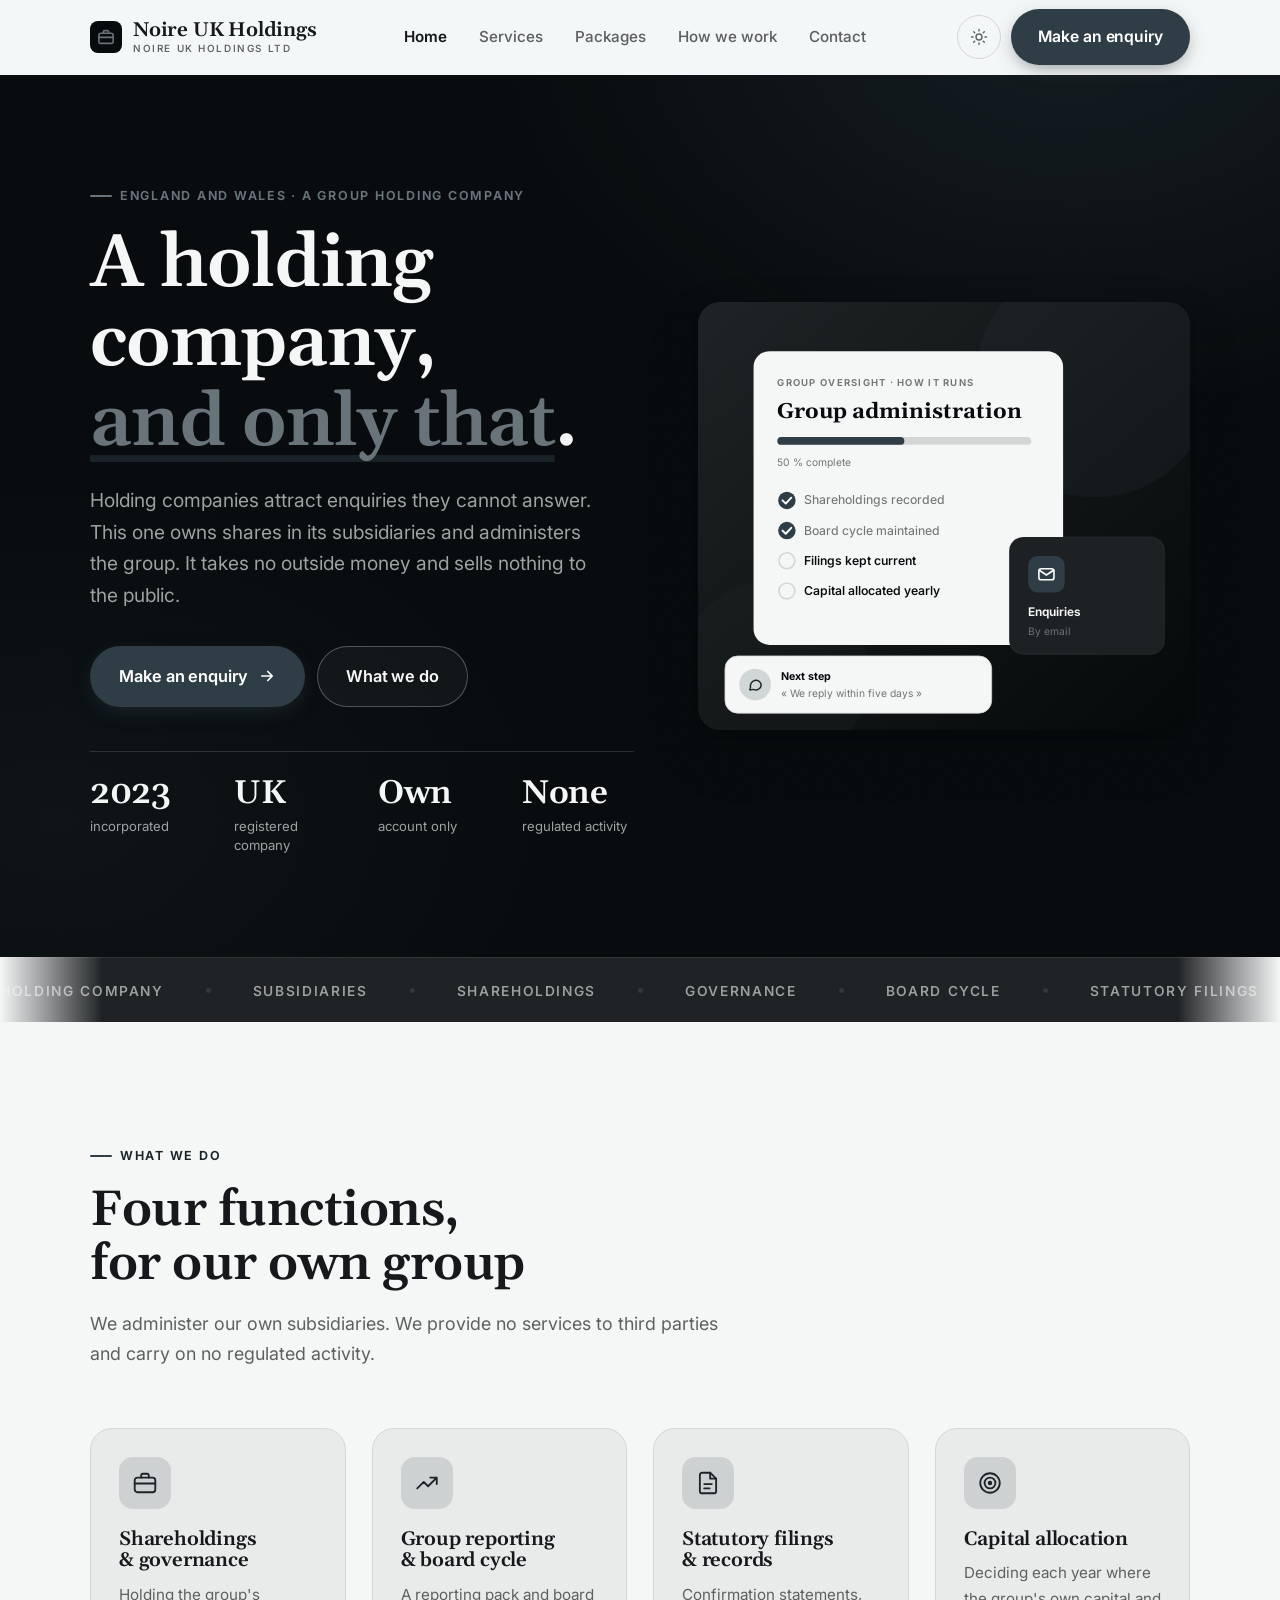
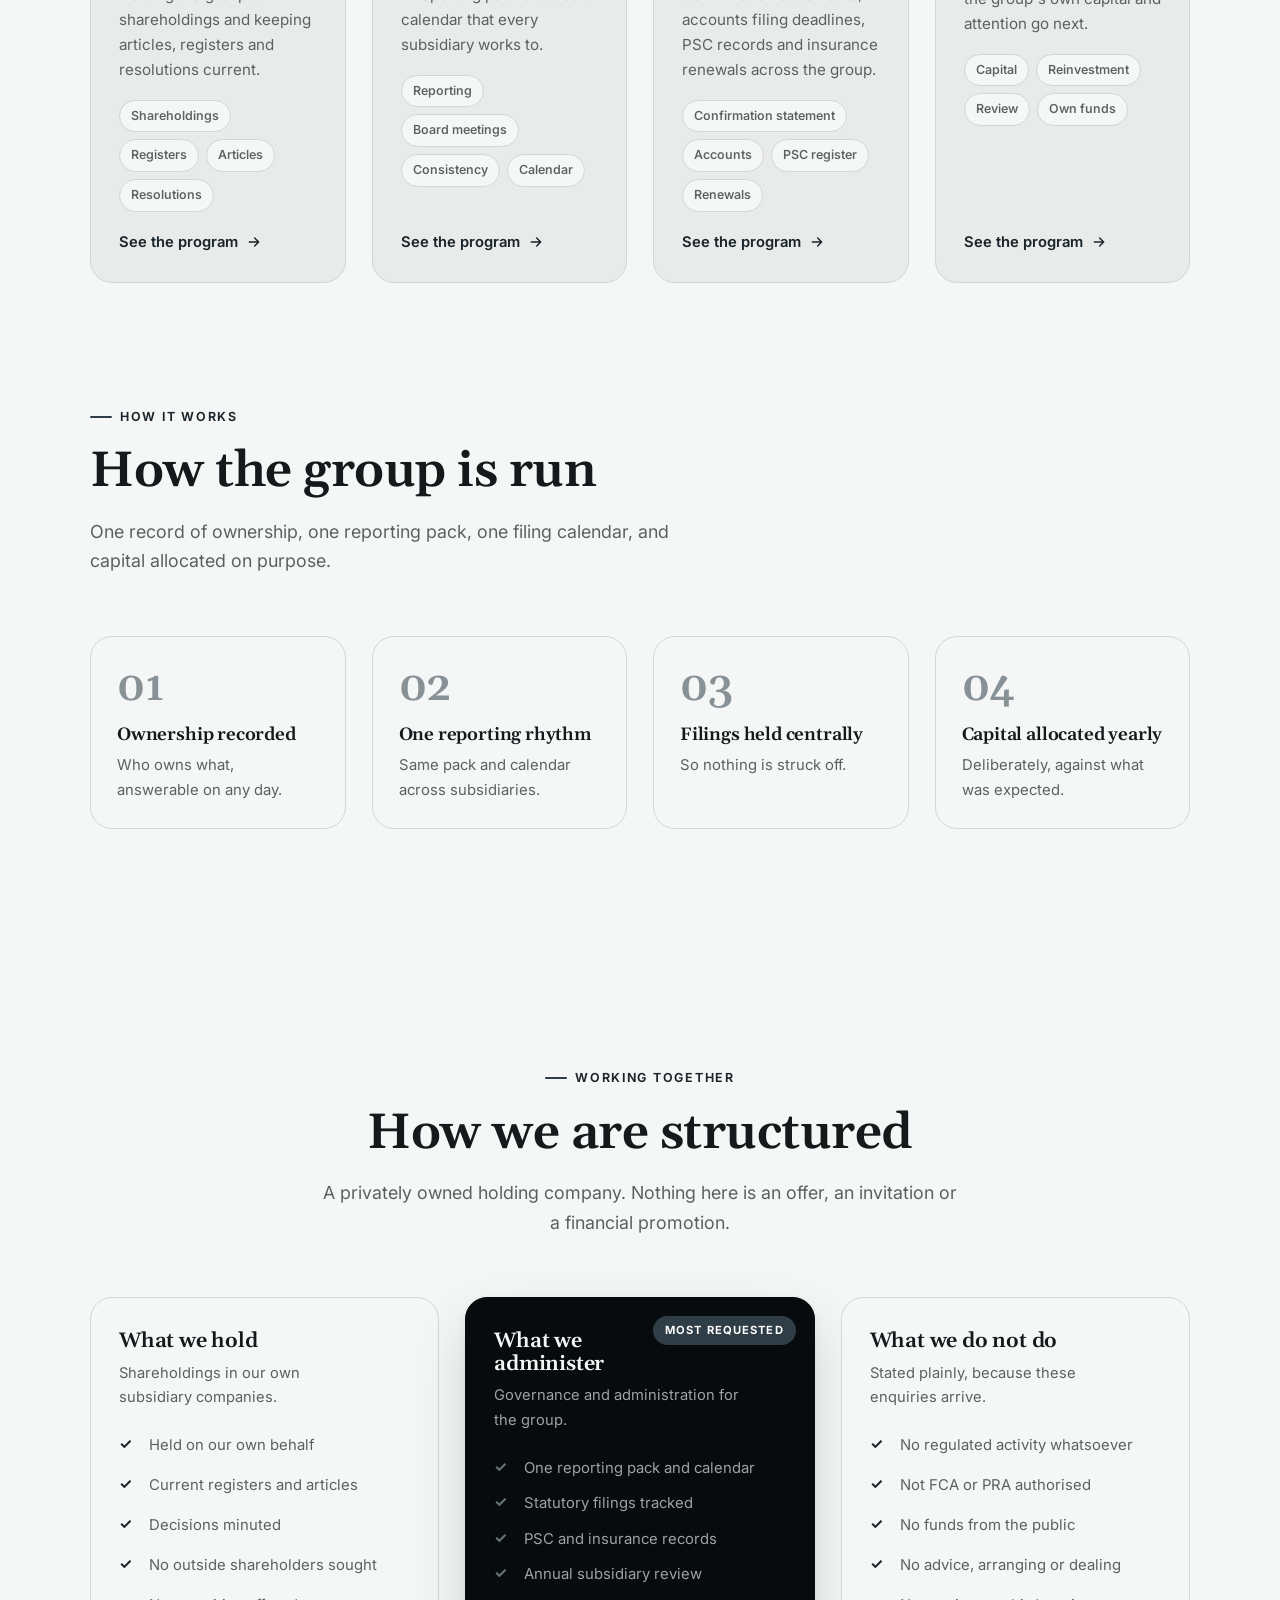
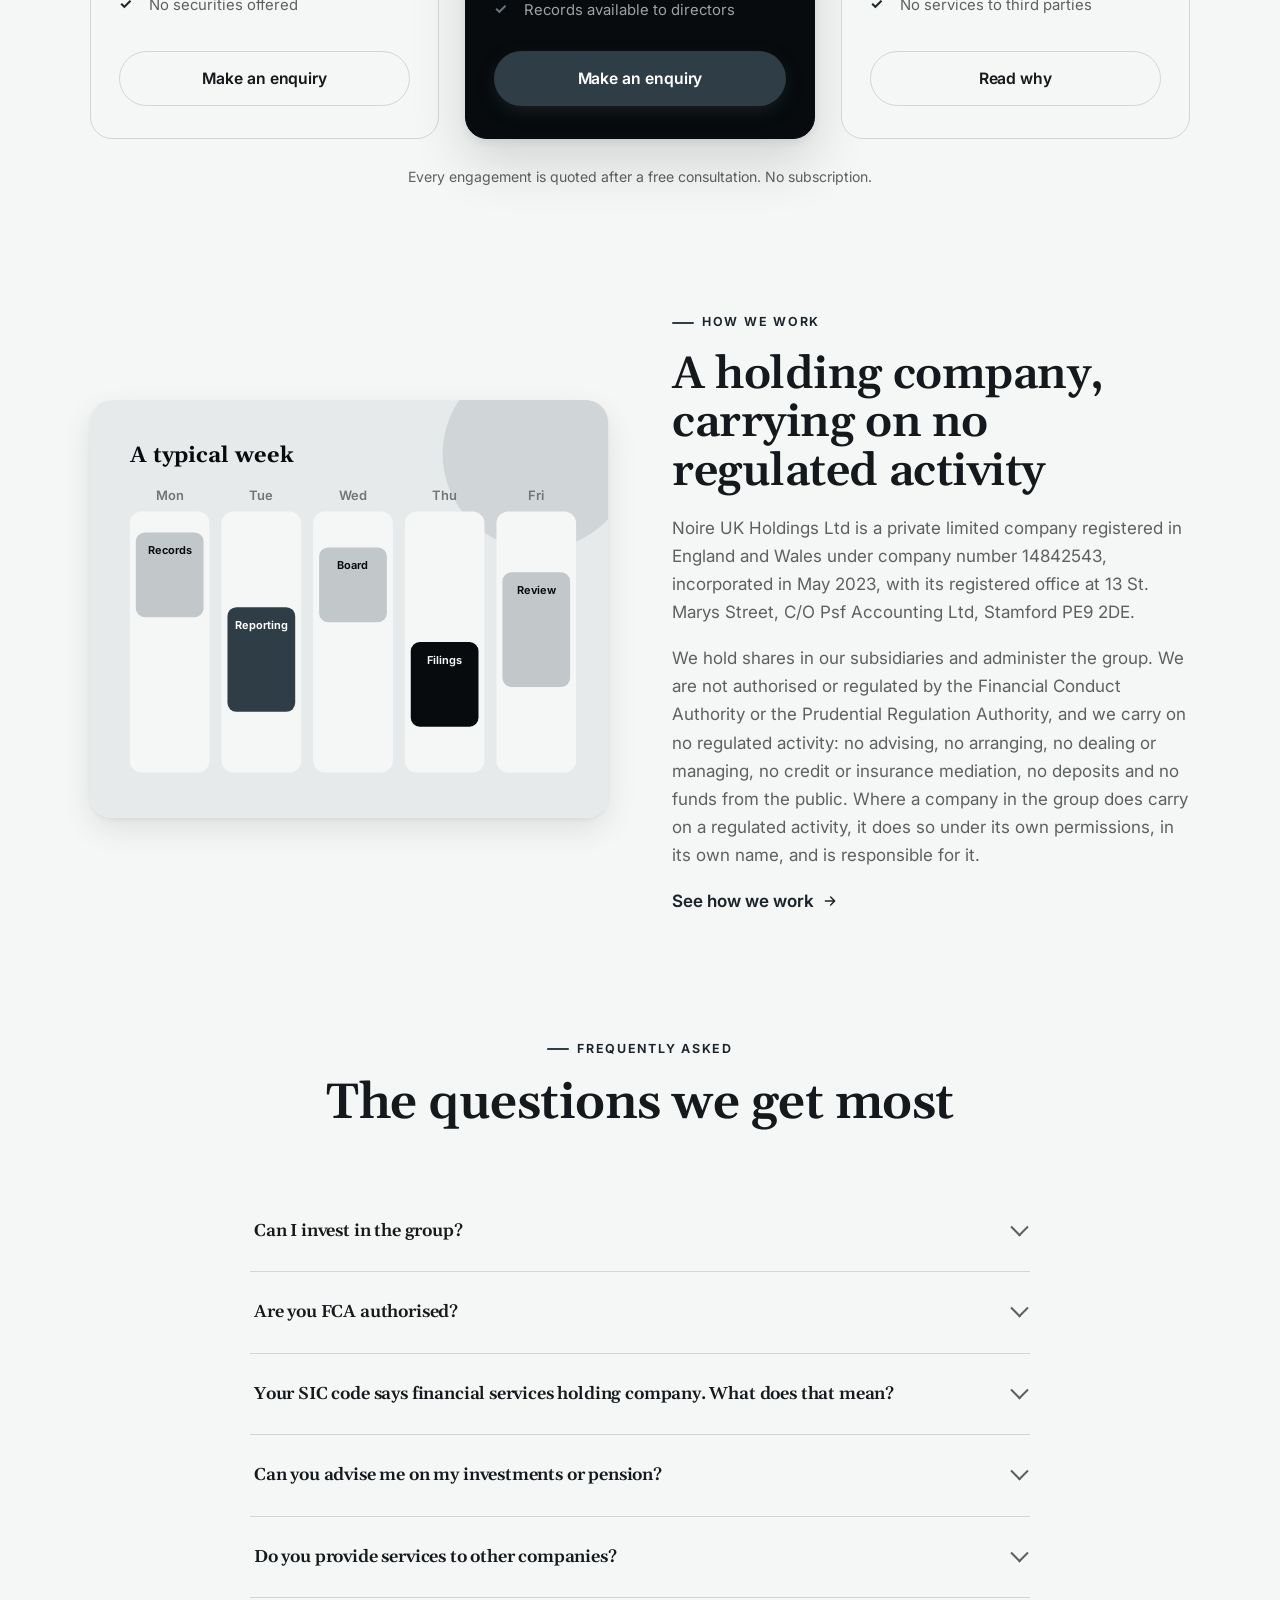
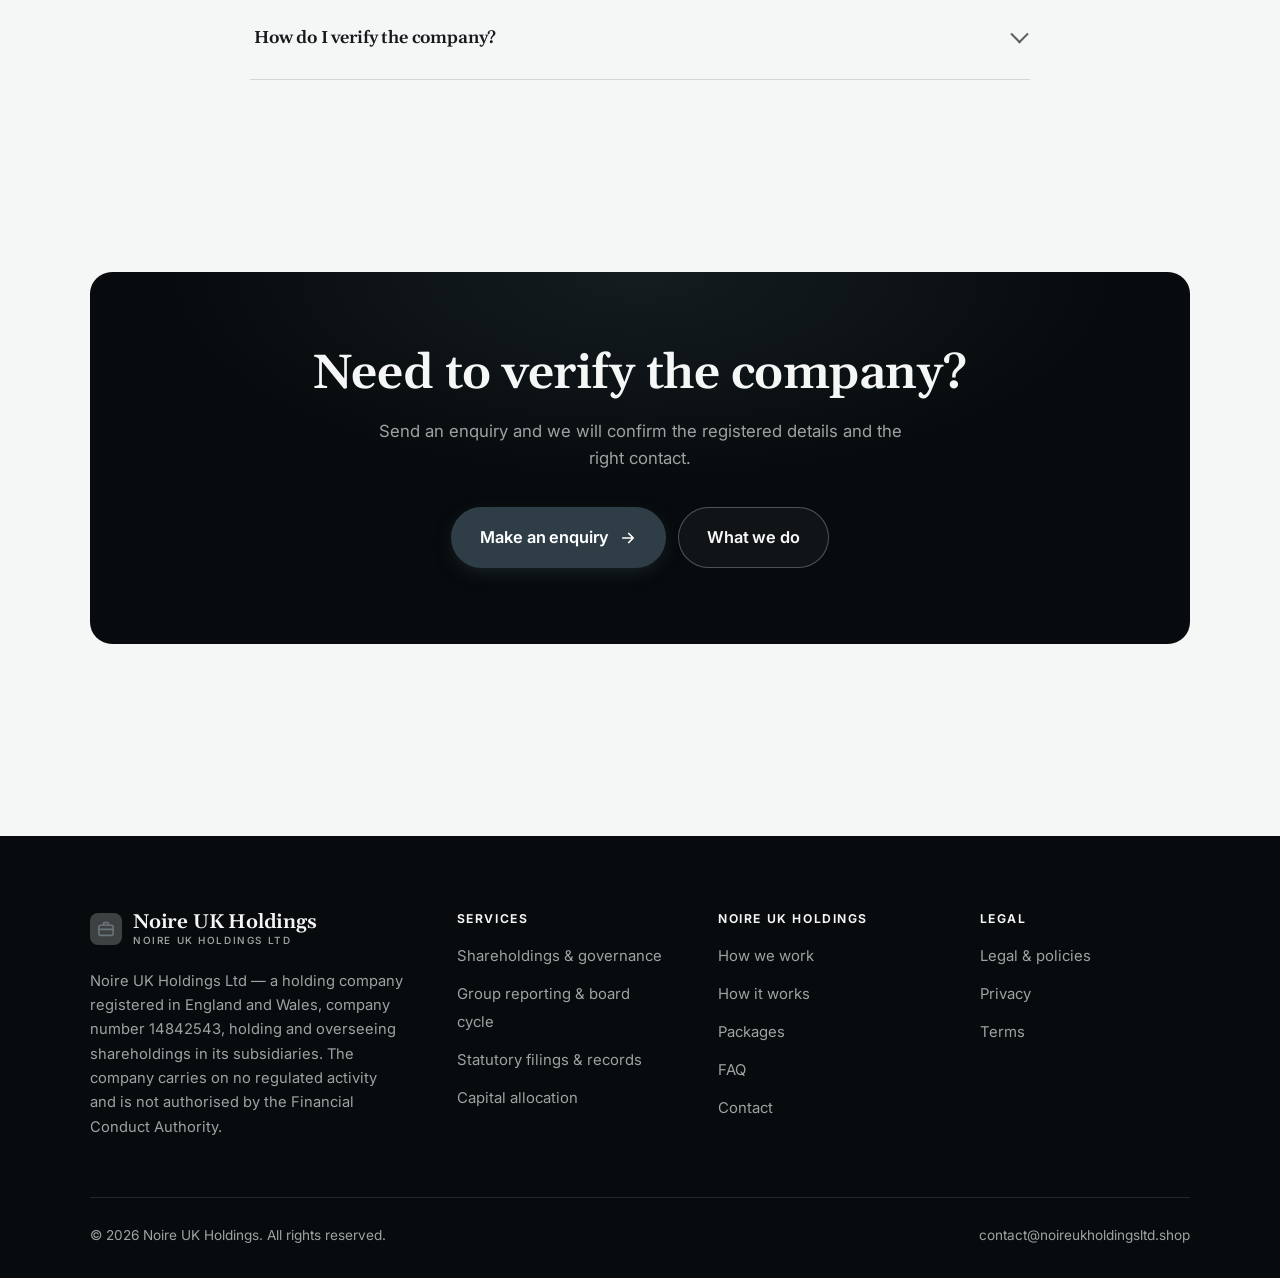
<file: index.html>
<!DOCTYPE html>
<html lang="en" class="no-js">
<head>
<meta charset="utf-8">
<meta name="viewport" content="width=device-width, initial-scale=1">
<title>Noire UK Holdings Ltd — group holding company</title>
<meta name="description" content="Noire UK Holdings Ltd, a holding company registered in England and Wales: holding shareholdings in its subsidiaries, with group governance, reporting and oversight.">
<link rel="canonical" href="https://noireukholdingsltd.shop/">

<meta property="og:type" content="website">
<meta property="og:url" content="https://noireukholdingsltd.shop/">
<meta property="og:site_name" content="Noire UK Holdings">
<meta property="og:locale" content="en_US">
<meta property="og:title" content="Noire UK Holdings Ltd — group holding company">
<meta property="og:description" content="Noire UK Holdings Ltd, a holding company registered in England and Wales: holding shareholdings in its subsidiaries, with group governance, reporting and oversight.">
<meta name="theme-color" content="#070b0d">

<link rel="icon" href="assets/img/favicon.svg" type="image/svg+xml">
<link rel="preconnect" href="https://fonts.googleapis.com">
<link rel="preconnect" href="https://fonts.gstatic.com" crossorigin>
<link rel="stylesheet" href="https://fonts.googleapis.com/css2?family=Gelasio:wght@400;600;700&family=Inter:wght@400..700&display=swap">
<link rel="stylesheet" href="assets/css/style.css">

<!-- Thème appliqué avant le premier rendu (évite le flash) -->
<script>
document.documentElement.classList.remove('no-js');
(function(){try{var t=localStorage.getItem('site-theme');if(t){document.documentElement.setAttribute('data-theme',t);}}catch(e){}})();
</script>
<script type="application/ld+json">
{
  "@context": "https://schema.org",
  "@type": "Organization",
  "name": "Noire UK Holdings",
  "url": "https://noireukholdingsltd.shop/",
  "email": "contact@noireukholdingsltd.shop",
  "description": "Noire UK Holdings Ltd, a holding company registered in England and Wales: holding shareholdings in its subsidiaries, with group governance, reporting and oversight.",
  "areaServed": "US",
  "knowsLanguage": "en"
}
</script>
</head>

<body>
<a class="skip-link" href="#main">Skip to main content</a>

<header class="site-header">
  <nav class="wrap nav" aria-label="Main navigation">
    <a class="brand" href="index.html">
      <svg class="brand__mark" viewBox="0 0 64 64" aria-hidden="true">
        <rect class="bm-bg" width="64" height="64" rx="16"/>
        <g class="bm-ic" transform="translate(14 14) scale(1.5)" fill="none" stroke-width="2.1" stroke-linecap="round" stroke-linejoin="round"><rect x="2.5" y="7" width="19" height="13.5" rx="2.5"/><path d="M8.5 7V5a1.5 1.5 0 0 1 1.5-1.5h4A1.5 1.5 0 0 1 15.5 5v2M2.5 12.5h19"/></g>
      </svg>
      <span>Noire UK Holdings<span class="brand__sub">Noire UK Holdings Ltd</span></span>
    </a>

    <ul class="nav__links" id="nav-links">
      <li><a href="index.html" aria-current="page">Home</a></li>
      <li><a href="programs.html">Services</a></li>
      <li><a href="index.html#pricing">Packages</a></li>
      <li><a href="about.html">How we work</a></li>
      <li><a href="contact.html">Contact</a></li>
      <li><a class="btn btn--primary" href="contact.html">Make an enquiry</a></li>
    </ul>

    <div class="nav__cta">
      <button class="theme-toggle" type="button" aria-label="Switch to dark theme">
        <svg class="icon-sun" viewBox="0 0 24 24" fill="none" stroke="currentColor" stroke-width="1.8" stroke-linecap="round" aria-hidden="true"><circle cx="12" cy="12" r="4"/><path d="M12 2v2m0 16v2M2 12h2m16 0h2M4.9 4.9l1.4 1.4m11.4 11.4 1.4 1.4M19.1 4.9l-1.4 1.4M6.3 17.7l-1.4 1.4"/></svg>
        <svg class="icon-moon" viewBox="0 0 24 24" fill="none" stroke="currentColor" stroke-width="1.8" stroke-linecap="round" stroke-linejoin="round" aria-hidden="true"><path d="M21 12.8A9 9 0 1 1 11.2 3a7 7 0 0 0 9.8 9.8z"/></svg>
      </button>
      <a class="btn btn--primary" href="contact.html">Make an enquiry</a>
      <button class="nav__toggle" type="button" aria-expanded="false" aria-controls="nav-links" aria-label="Open menu">
        <svg class="icon-open" viewBox="0 0 24 24" fill="none" stroke="currentColor" stroke-width="2" stroke-linecap="round" aria-hidden="true"><path d="M3 6h18M3 12h18M3 18h18"/></svg>
        <svg class="icon-close" viewBox="0 0 24 24" fill="none" stroke="currentColor" stroke-width="2" stroke-linecap="round" aria-hidden="true"><path d="M6 6l12 12M18 6L6 18"/></svg>
      </button>
    </div>
  </nav>
</header>

<main id="main">

<section class="hero">
  <div class="wrap hero__inner">
    <div>
      <span class="eyebrow hero__eyebrow">England and Wales · A group holding company</span>
      <h1>A holding company,<br> <em>and only that</em>.</h1>
      <p class="hero__lede">Holding companies attract enquiries they cannot answer. This one owns shares in its subsidiaries and administers the group. It takes no outside money and sells nothing to the public.</p>

      <div class="hero__actions">
        <a class="btn btn--primary btn--lg" href="contact.html">Make an enquiry <svg viewBox="0 0 24 24" fill="none" stroke="currentColor" stroke-width="2.2" stroke-linecap="round" stroke-linejoin="round" aria-hidden="true"><path d="M5 12h14M13 6l6 6-6 6"/></svg></a>
        <a class="btn btn--on-dark btn--lg" href="programs.html">What we do</a>
      </div>

      <ul class="hero__proof">
        <li><span class="stat__num">2023</span><span class="stat__label">incorporated</span></li>
        <li><span class="stat__num">UK</span><span class="stat__label">registered company</span></li>
        <li><span class="stat__num">Own</span><span class="stat__label">account only</span></li>
        <li><span class="stat__num">None</span><span class="stat__label">regulated activity</span></li>
      </ul>
    </div>

    <div class="hero__art">
      <svg viewBox="0 0 620 540" role="img" aria-label="How Noire UK Holdings oversees its group, from shareholdings to capital allocation.">
        <defs>
          <linearGradient id="hbg" x1="0" y1="0" x2="1" y2="1">
            <stop offset="0" stop-color="#202325"/><stop offset="1" stop-color="#06090a"/>
          </linearGradient>
        </defs>
        <rect width="620" height="540" rx="22" fill="url(#hbg)"/>
        <circle cx="500" cy="96" r="150" fill="#2f3e46" opacity=".16"/>
        <circle cx="96" cy="470" r="120" fill="#2f3e46" opacity=".08"/>

        <g style="font-family: var(--font-body)">
          <!-- Carte programme -->
          <rect x="70" y="62" width="390" height="370" rx="20" fill="#f5f7f7"/>
          <text x="100" y="106" font-size="12" font-weight="650" letter-spacing="1.6" fill="#727576">GROUP OVERSIGHT · HOW IT RUNS</text>
          <text x="100" y="146" font-size="27" font-weight="700" fill="#070b0d" style="font-family: var(--font-display)">Group administration</text>
          <rect x="100" y="170" width="320" height="10" rx="5" fill="#d4d6d6"/>
          <rect x="100" y="170" width="160" height="10" rx="5" fill="#2f3e46"/>
          <text x="100" y="206" font-size="13" fill="#727576">50 % complete</text>
          <circle cx="112" cy="250" r="11" fill="#2f3e46"/><path d="M106.5 250l4 4 7-7.5" fill="none" stroke="#ffffff" stroke-width="2.4" stroke-linecap="round" stroke-linejoin="round"/><text x="134" y="255" font-size="15.5" fill="#727576" font-weight="450">Shareholdings recorded</text>
          <circle cx="112" cy="288" r="11" fill="#2f3e46"/><path d="M106.5 288l4 4 7-7.5" fill="none" stroke="#ffffff" stroke-width="2.4" stroke-linecap="round" stroke-linejoin="round"/><text x="134" y="293" font-size="15.5" fill="#727576" font-weight="450">Board cycle maintained</text>
          <circle cx="112" cy="326" r="10" fill="none" stroke="#d4d6d6" stroke-width="2"/><text x="134" y="331" font-size="15.5" fill="#070b0d" font-weight="560">Filings kept current</text>
          <circle cx="112" cy="364" r="10" fill="none" stroke="#d4d6d6" stroke-width="2"/><text x="134" y="369" font-size="15.5" fill="#070b0d" font-weight="560">Capital allocated yearly</text>

          <!-- Carte séance -->
          <rect x="392" y="296" width="196" height="148" rx="18" fill="#1d2123" stroke="#ffffff" stroke-opacity=".08"/>
          <rect x="416" y="320" width="46" height="46" rx="12" fill="#2f3e46"/>
          <g transform="translate(427 331)" fill="none" stroke="#ffffff" color="#ffffff" stroke-width="2" stroke-linecap="round" stroke-linejoin="round"><rect x="2.5" y="5" width="19" height="14" rx="3"/><path d="M3 7l9 6 9-6"/></g>
          <text x="416" y="396" font-size="15" font-weight="650" fill="#f5f7f7">Enquiries</text>
          <text x="416" y="420" font-size="13" fill="#69747a">By email</text>

          <!-- Retour du coach -->
          <rect x="34" y="446" width="336" height="72" rx="16" fill="#f5f7f7" stroke="#d4d6d6"/>
          <circle cx="72" cy="482" r="20" fill="#d1d6d7"/>
          <g transform="translate(62 472) scale(.84)" fill="none" stroke="#1f282e" stroke-width="2.2" stroke-linecap="round" stroke-linejoin="round"><path d="M21 12a8 8 0 0 1-11.6 7.1L4 20l1-4.6A8 8 0 1 1 21 12z"/></g>
          <text x="104" y="476" font-size="13.5" font-weight="700" fill="#070b0d">Next step</text>
          <text x="104" y="498" font-size="13" fill="#727576">« We reply within five days »</text>
        </g>
      </svg>
    </div>
  </div>
</section>

<div class="marquee" aria-hidden="true">
  <div class="marquee__track"><span>Holding company</span><span>Subsidiaries</span><span>Shareholdings</span><span>Governance</span><span>Board cycle</span><span>Statutory filings</span><span>Confirmation statement</span><span>Group reporting</span><span>Not FCA authorised</span><span>No public funds</span><span>Holding company</span><span>Subsidiaries</span><span>Shareholdings</span><span>Governance</span><span>Board cycle</span><span>Statutory filings</span><span>Confirmation statement</span><span>Group reporting</span><span>Not FCA authorised</span><span>No public funds</span></div>
</div>

<section class="section wrap" id="programs">
  <div class="section-head reveal">
    <span class="eyebrow">What we do</span>
    <h2>Four functions, for our own group</h2>
    <p>We administer our own subsidiaries. We provide no services to third parties and carry on no regulated activity.</p>
  </div>
  <div class="grid grid--4 reveal-group">
    <a class="card" href="programs.html#shareholdings">
      <div class="card__icon"><svg viewBox="0 0 24 24" fill="none" stroke="currentColor" stroke-width="1.7" stroke-linecap="round" stroke-linejoin="round" aria-hidden="true"><rect x="2.5" y="7" width="19" height="13.5" rx="2.5"/><path d="M8.5 7V5a1.5 1.5 0 0 1 1.5-1.5h4A1.5 1.5 0 0 1 15.5 5v2M2.5 12.5h19"/></svg></div>
      <h3>Shareholdings &amp; governance</h3>
      <p>Holding the group's shareholdings and keeping articles, registers and resolutions current.</p>
      <ul class="tags"><li>Shareholdings</li><li>Registers</li><li>Articles</li><li>Resolutions</li></ul>
      <span class="arrow-link">See the program <svg viewBox="0 0 24 24" fill="none" stroke="currentColor" stroke-width="2.2" stroke-linecap="round" stroke-linejoin="round" aria-hidden="true"><path d="M5 12h14M13 6l6 6-6 6"/></svg></span>
    </a>
    <a class="card" href="programs.html#reporting">
      <div class="card__icon"><svg viewBox="0 0 24 24" fill="none" stroke="currentColor" stroke-width="1.7" stroke-linecap="round" stroke-linejoin="round" aria-hidden="true"><path d="M3 17l6-6 4 4 8-8M15 7h6v6"/></svg></div>
      <h3>Group reporting &amp; board cycle</h3>
      <p>A reporting pack and board calendar that every subsidiary works to.</p>
      <ul class="tags"><li>Reporting</li><li>Board meetings</li><li>Consistency</li><li>Calendar</li></ul>
      <span class="arrow-link">See the program <svg viewBox="0 0 24 24" fill="none" stroke="currentColor" stroke-width="2.2" stroke-linecap="round" stroke-linejoin="round" aria-hidden="true"><path d="M5 12h14M13 6l6 6-6 6"/></svg></span>
    </a>
    <a class="card" href="programs.html#filings">
      <div class="card__icon"><svg viewBox="0 0 24 24" fill="none" stroke="currentColor" stroke-width="1.7" stroke-linecap="round" stroke-linejoin="round" aria-hidden="true"><path d="M14 2.5H6.5A2 2 0 0 0 4.5 4.5v15a2 2 0 0 0 2 2h11a2 2 0 0 0 2-2V8z"/><path d="M14 2.5V8h5.5M8.5 13h7M8.5 17h5"/></svg></div>
      <h3>Statutory filings &amp; records</h3>
      <p>Confirmation statements, accounts filing deadlines, PSC records and insurance renewals across the group.</p>
      <ul class="tags"><li>Confirmation statement</li><li>Accounts</li><li>PSC register</li><li>Renewals</li></ul>
      <span class="arrow-link">See the program <svg viewBox="0 0 24 24" fill="none" stroke="currentColor" stroke-width="2.2" stroke-linecap="round" stroke-linejoin="round" aria-hidden="true"><path d="M5 12h14M13 6l6 6-6 6"/></svg></span>
    </a>
    <a class="card" href="programs.html#capital">
      <div class="card__icon"><svg viewBox="0 0 24 24" fill="none" stroke="currentColor" stroke-width="1.7" stroke-linecap="round" stroke-linejoin="round" aria-hidden="true"><circle cx="12" cy="12" r="9"/><circle cx="12" cy="12" r="5"/><circle cx="12" cy="12" r="1.2" fill="currentColor"/></svg></div>
      <h3>Capital allocation</h3>
      <p>Deciding each year where the group's own capital and attention go next.</p>
      <ul class="tags"><li>Capital</li><li>Reinvestment</li><li>Review</li><li>Own funds</li></ul>
      <span class="arrow-link">See the program <svg viewBox="0 0 24 24" fill="none" stroke="currentColor" stroke-width="2.2" stroke-linecap="round" stroke-linejoin="round" aria-hidden="true"><path d="M5 12h14M13 6l6 6-6 6"/></svg></span>
    </a>
  </div>
</section>

<section class="section section--flush wrap" id="how-it-works">
  <div class="section-head reveal">
    <span class="eyebrow">How it works</span>
    <h2>How the group is run</h2>
    <p>One record of ownership, one reporting pack, one filing calendar, and capital allocated on purpose.</p>
  </div>
  <div class="grid grid--4 steps reveal-group">
    <article class="step">
      <h3>Ownership recorded</h3>
      <p>Who owns what, answerable on any day.</p>
    </article>
    <article class="step">
      <h3>One reporting rhythm</h3>
      <p>Same pack and calendar across subsidiaries.</p>
    </article>
    <article class="step">
      <h3>Filings held centrally</h3>
      <p>So nothing is struck off.</p>
    </article>
    <article class="step">
      <h3>Capital allocated yearly</h3>
      <p>Deliberately, against what was expected.</p>
    </article>
  </div>
</section>

<section class="section wrap" id="pricing">
  <div class="section-head section-head--center reveal">
    <span class="eyebrow">Working together</span>
    <h2>How we are structured</h2>
    <p>A privately owned holding company. Nothing here is an offer, an invitation or a financial promotion.</p>
  </div>
  <div class="grid grid--3 plans reveal-group">
    <article class="plan">
      
      <h3>What we hold</h3>
      <p class="plan__desc">Shareholdings in our own subsidiary companies.</p>
      
      <ul class="plan__features">
        <li>Held on our own behalf</li>
        <li>Current registers and articles</li>
        <li>Decisions minuted</li>
        <li>No outside shareholders sought</li>
        <li>No securities offered</li>
      </ul>
      <a class="btn btn--ghost btn--block" href="contact.html">Make an enquiry</a>
    </article>
    <article class="plan plan--featured">
      <span class="plan__tag">Most requested</span>
      <h3>What we administer</h3>
      <p class="plan__desc">Governance and administration for the group.</p>
      
      <ul class="plan__features">
        <li>One reporting pack and calendar</li>
        <li>Statutory filings tracked</li>
        <li>PSC and insurance records</li>
        <li>Annual subsidiary review</li>
        <li>Records available to directors</li>
      </ul>
      <a class="btn btn--primary btn--block" href="contact.html">Make an enquiry</a>
    </article>
    <article class="plan">
      
      <h3>What we do not do</h3>
      <p class="plan__desc">Stated plainly, because these enquiries arrive.</p>
      
      <ul class="plan__features">
        <li>No regulated activity whatsoever</li>
        <li>Not FCA or PRA authorised</li>
        <li>No funds from the public</li>
        <li>No advice, arranging or dealing</li>
        <li>No services to third parties</li>
      </ul>
      <a class="btn btn--ghost btn--block" href="contact.html">Read why</a>
    </article>
  </div>
  <p class="plans-note">Every engagement is quoted after a free consultation. No subscription.</p>
</section>

<section class="section section--flush wrap">
  <div class="split reveal">
    <div class="split__art">
      <svg viewBox="0 0 520 420" role="img" aria-label="Example of a typical week: Records, Reporting, Board, Filings, Review.">
        <rect width="520" height="420" rx="20" fill="#e7eaeb"/>
        <circle cx="450" cy="54" r="96" fill="#2f3e46" opacity=".12"/>
        <g style="font-family: var(--font-body)">
        <text x="40" y="62" font-size="22" font-weight="700" fill="#070b0d" style="font-family: var(--font-display)">A typical week</text>
        <text x="80" y="100" text-anchor="middle" font-size="13" font-weight="600" fill="#727576">Mon</text>
        <rect x="40" y="112" width="80" height="262" rx="12" fill="#f5f7f7"/>
        <rect x="46" y="133" width="68" height="85" rx="9" fill="#c2c7c9"/>
        <text x="80" y="155" text-anchor="middle" font-size="11" font-weight="650" fill="#070b0d">Records</text>
        <text x="172" y="100" text-anchor="middle" font-size="13" font-weight="600" fill="#727576">Tue</text>
        <rect x="132" y="112" width="80" height="262" rx="12" fill="#f5f7f7"/>
        <rect x="138" y="208" width="68" height="105" rx="9" fill="#2f3e46"/>
        <text x="172" y="230" text-anchor="middle" font-size="11" font-weight="650" fill="#ffffff">Reporting</text>
        <text x="264" y="100" text-anchor="middle" font-size="13" font-weight="600" fill="#727576">Wed</text>
        <rect x="224" y="112" width="80" height="262" rx="12" fill="#f5f7f7"/>
        <rect x="230" y="148" width="68" height="75" rx="9" fill="#c2c7c9"/>
        <text x="264" y="170" text-anchor="middle" font-size="11" font-weight="650" fill="#070b0d">Board</text>
        <text x="356" y="100" text-anchor="middle" font-size="13" font-weight="600" fill="#727576">Thu</text>
        <rect x="316" y="112" width="80" height="262" rx="12" fill="#f5f7f7"/>
        <rect x="322" y="243" width="68" height="85" rx="9" fill="#070b0d"/>
        <text x="356" y="265" text-anchor="middle" font-size="11" font-weight="650" fill="#f5f7f7">Filings</text>
        <text x="448" y="100" text-anchor="middle" font-size="13" font-weight="600" fill="#727576">Fri</text>
        <rect x="408" y="112" width="80" height="262" rx="12" fill="#f5f7f7"/>
        <rect x="414" y="173" width="68" height="115" rx="9" fill="#c2c7c9"/>
        <text x="448" y="195" text-anchor="middle" font-size="11" font-weight="650" fill="#070b0d">Review</text>
        </g>
      </svg>
    </div>
    <div>
      <span class="eyebrow">How we work</span>
      <h2>A holding company, carrying on no regulated activity</h2>
      <p>Noire UK Holdings Ltd is a private limited company registered in England and Wales under company number 14842543, incorporated in May 2023, with its registered office at 13 St. Marys Street, C/O Psf Accounting Ltd, Stamford PE9 2DE.</p>
      <p>We hold shares in our subsidiaries and administer the group. We are not authorised or regulated by the Financial Conduct Authority or the Prudential Regulation Authority, and we carry on no regulated activity: no advising, no arranging, no dealing or managing, no credit or insurance mediation, no deposits and no funds from the public. Where a company in the group does carry on a regulated activity, it does so under its own permissions, in its own name, and is responsible for it.</p>
      <p><a class="arrow-link" href="about.html">See how we work <svg viewBox="0 0 24 24" fill="none" stroke="currentColor" stroke-width="2.2" stroke-linecap="round" stroke-linejoin="round" aria-hidden="true"><path d="M5 12h14M13 6l6 6-6 6"/></svg></a></p>
    </div>
  </div>
</section>

<section class="section section--flush wrap" id="faq">
  <div class="section-head section-head--center reveal">
    <span class="eyebrow">Frequently asked</span>
    <h2>The questions we get most</h2>
  </div>
  <div class="faq reveal">
    <details>
      <summary>Can I invest in the group?</summary>
      <p>No. We hold our shareholdings on our own behalf, accept no outside money and offer no securities. Nothing on this site is an offer or a financial promotion.</p>
    </details>
    <details>
      <summary>Are you FCA authorised?</summary>
      <p>No, and we do not need to be, because we carry on no regulated activity. You can check any firm's status on the Financial Services Register at register.fca.org.uk.</p>
    </details>
    <details>
      <summary>Your SIC code says financial services holding company. What does that mean?</summary>
      <p>It describes a holding company whose subsidiaries operate in that sector. It does not mean the holding company itself provides financial services, and this one does not.</p>
    </details>
    <details>
      <summary>Can you advise me on my investments or pension?</summary>
      <p>No. That is a regulated activity and we are not authorised to carry it on. Speak to an FCA-authorised adviser.</p>
    </details>
    <details>
      <summary>Do you provide services to other companies?</summary>
      <p>No. These functions exist for our own subsidiaries. We are not a company secretarial, accountancy or consultancy provider for third parties.</p>
    </details>
    <details>
      <summary>How do I verify the company?</summary>
      <p>Search company number 14842543 on the Companies House register at find-and-update.company-information.service.gov.uk.</p>
    </details>
  </div>
</section>

<section class="wrap section--tight">
  <div class="cta-band reveal">
    <h2>Need to verify the company?</h2>
    <p>Send an enquiry and we will confirm the registered details and the right contact.</p>
    <div class="hero__actions">
      <a class="btn btn--primary btn--lg" href="contact.html">Make an enquiry <svg viewBox="0 0 24 24" fill="none" stroke="currentColor" stroke-width="2.2" stroke-linecap="round" stroke-linejoin="round" aria-hidden="true"><path d="M5 12h14M13 6l6 6-6 6"/></svg></a>
      <a class="btn btn--on-dark btn--lg" href="programs.html">What we do</a>
    </div>
  </div>
</section>

</main>

<footer class="site-footer">
  <div class="wrap">
    <div class="footer__grid">
      <div class="footer__brand">
        <a class="brand" href="index.html">
          <svg class="brand__mark" viewBox="0 0 64 64" aria-hidden="true">
        <rect class="bm-bg" width="64" height="64" rx="16"/>
        <g class="bm-ic" transform="translate(14 14) scale(1.5)" fill="none" stroke-width="2.1" stroke-linecap="round" stroke-linejoin="round"><rect x="2.5" y="7" width="19" height="13.5" rx="2.5"/><path d="M8.5 7V5a1.5 1.5 0 0 1 1.5-1.5h4A1.5 1.5 0 0 1 15.5 5v2M2.5 12.5h19"/></g>
      </svg>
          <span>Noire UK Holdings<span class="brand__sub">Noire UK Holdings Ltd</span></span>
        </a>
        <p>Noire UK Holdings Ltd — a holding company registered in England and Wales, company number 14842543, holding and overseeing shareholdings in its subsidiaries. The company carries on no regulated activity and is not authorised by the Financial Conduct Authority.</p>
      </div>

      <div class="footer__col">
        <h4>Services</h4>
        <ul>
          <li><a href="programs.html#shareholdings">Shareholdings &amp; governance</a></li>
          <li><a href="programs.html#reporting">Group reporting &amp; board cycle</a></li>
          <li><a href="programs.html#filings">Statutory filings &amp; records</a></li>
          <li><a href="programs.html#capital">Capital allocation</a></li>
        </ul>
      </div>

      <div class="footer__col">
        <h4>Noire UK Holdings</h4>
        <ul>
          <li><a href="about.html">How we work</a></li>
          <li><a href="index.html#how-it-works">How it works</a></li>
          <li><a href="index.html#pricing">Packages</a></li>
          <li><a href="index.html#faq">FAQ</a></li>
          <li><a href="contact.html">Contact</a></li>
        </ul>
      </div>

      <div class="footer__col">
        <h4>Legal</h4>
        <ul>
          <li><a href="legal.html">Legal &amp; policies</a></li>
          <li><a href="legal.html#privacy">Privacy</a></li>
          <li><a href="legal.html#terms">Terms</a></li>
        </ul>
      </div>
    </div>

    <div class="footer__bottom">
      <p>© <span data-year>2026</span> Noire UK Holdings. All rights reserved.</p>
      <p><a href="mailto:contact@noireukholdingsltd.shop">contact@noireukholdingsltd.shop</a></p>
    </div>
  </div>
</footer>

<script src="assets/js/main.js" defer></script>
</body>
</html>
</file>
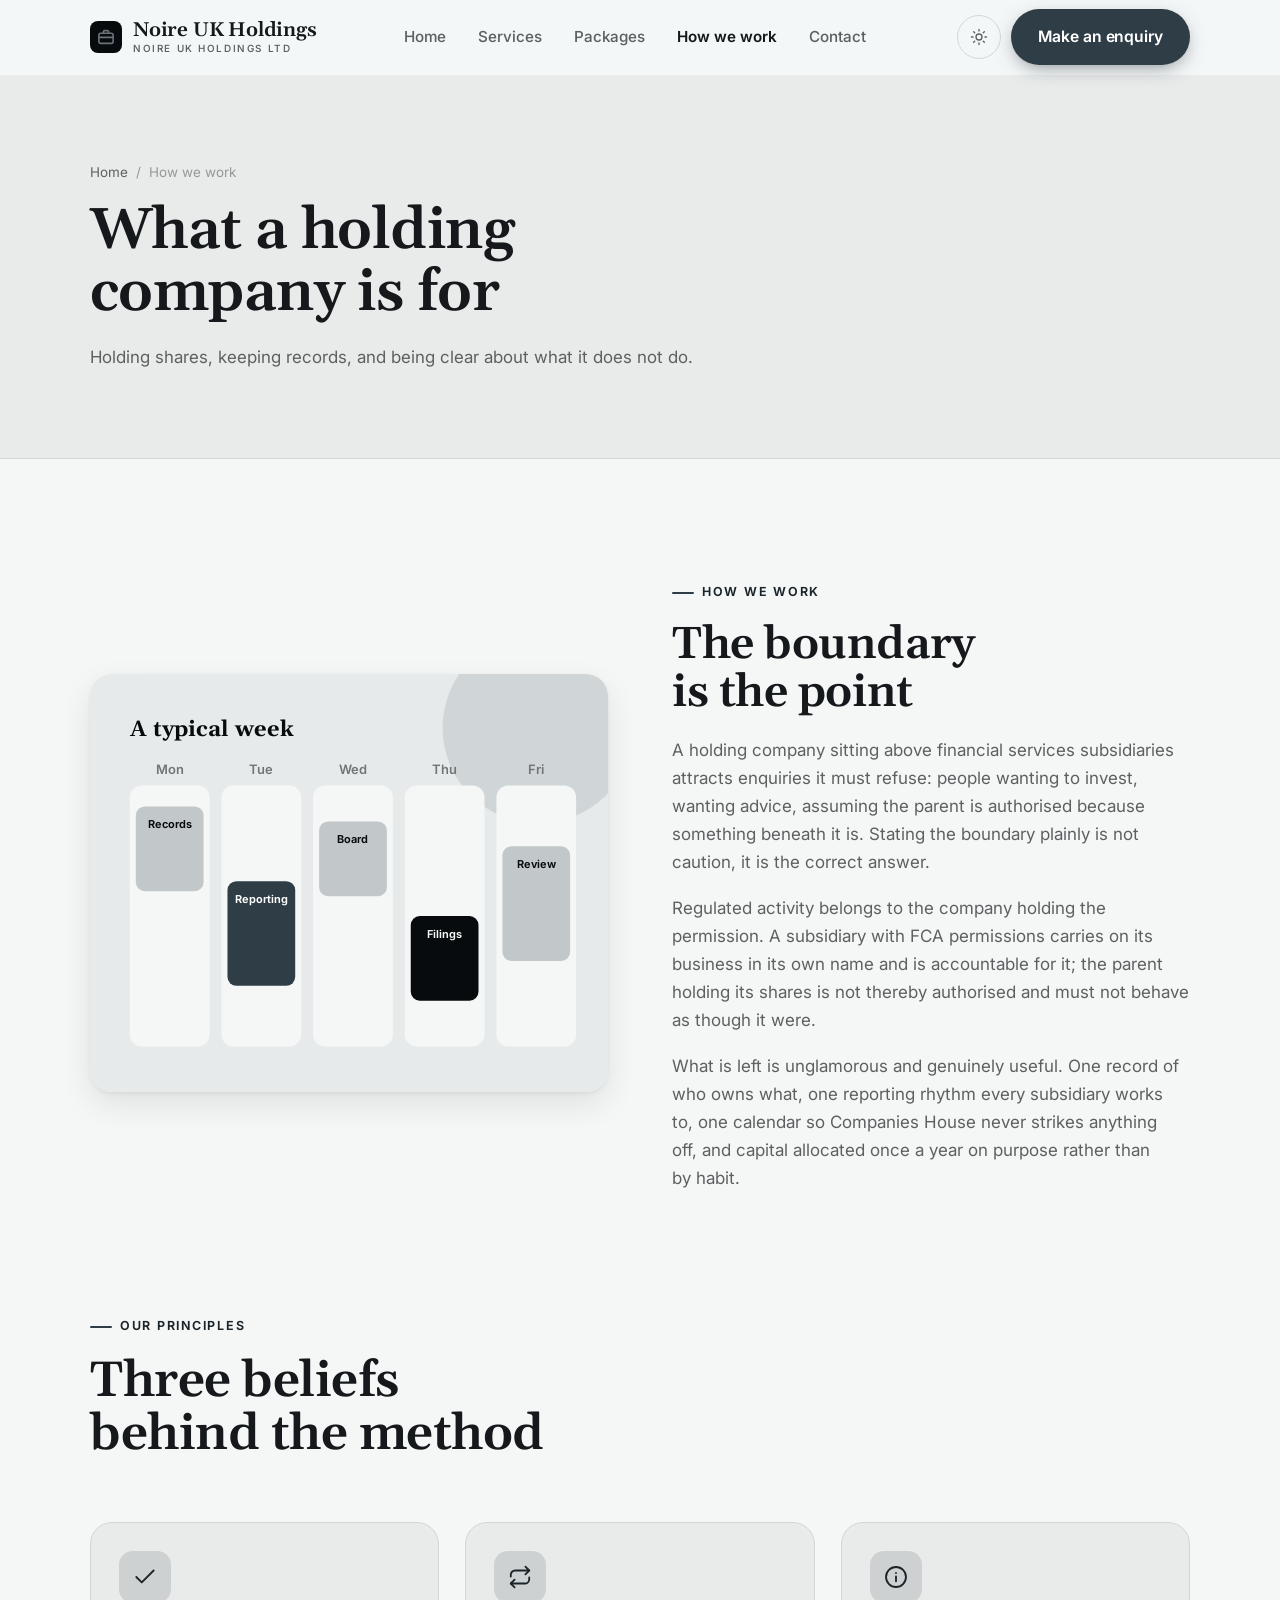
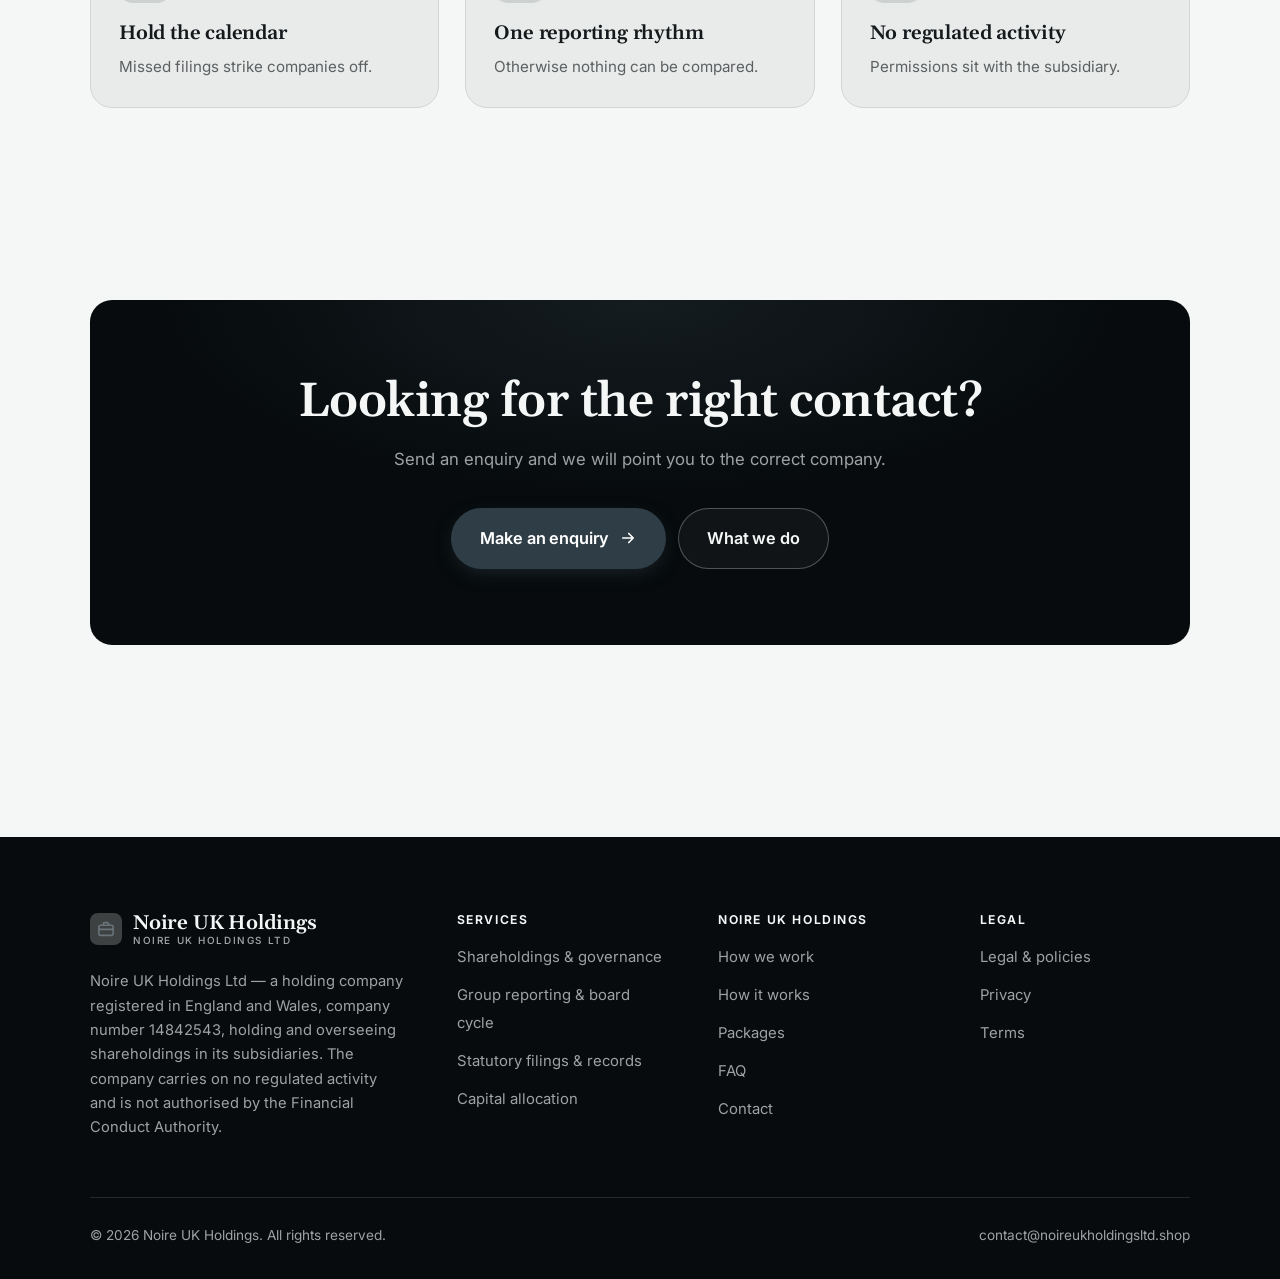
<file: about.html>
<!DOCTYPE html>
<html lang="en" class="no-js">
<head>
<meta charset="utf-8">
<meta name="viewport" content="width=device-width, initial-scale=1">
<title>How we work — Noire UK Holdings</title>
<meta name="description" content="About Noire UK Holdings Ltd, a holding company registered in England and Wales, company number 14842543. Not FCA authorised.">
<link rel="canonical" href="https://noireukholdingsltd.shop/about.html">

<meta property="og:type" content="website">
<meta property="og:url" content="https://noireukholdingsltd.shop/about.html">
<meta property="og:site_name" content="Noire UK Holdings">
<meta property="og:locale" content="en_US">
<meta property="og:title" content="How we work — Noire UK Holdings">
<meta property="og:description" content="About Noire UK Holdings Ltd, a holding company registered in England and Wales, company number 14842543. Not FCA authorised.">
<meta name="theme-color" content="#070b0d">

<link rel="icon" href="assets/img/favicon.svg" type="image/svg+xml">
<link rel="preconnect" href="https://fonts.googleapis.com">
<link rel="preconnect" href="https://fonts.gstatic.com" crossorigin>
<link rel="stylesheet" href="https://fonts.googleapis.com/css2?family=Gelasio:wght@400;600;700&family=Inter:wght@400..700&display=swap">
<link rel="stylesheet" href="assets/css/style.css">

<!-- Thème appliqué avant le premier rendu (évite le flash) -->
<script>
document.documentElement.classList.remove('no-js');
(function(){try{var t=localStorage.getItem('site-theme');if(t){document.documentElement.setAttribute('data-theme',t);}}catch(e){}})();
</script>
</head>

<body>
<a class="skip-link" href="#main">Skip to main content</a>

<header class="site-header">
  <nav class="wrap nav" aria-label="Main navigation">
    <a class="brand" href="index.html">
      <svg class="brand__mark" viewBox="0 0 64 64" aria-hidden="true">
        <rect class="bm-bg" width="64" height="64" rx="16"/>
        <g class="bm-ic" transform="translate(14 14) scale(1.5)" fill="none" stroke-width="2.1" stroke-linecap="round" stroke-linejoin="round"><rect x="2.5" y="7" width="19" height="13.5" rx="2.5"/><path d="M8.5 7V5a1.5 1.5 0 0 1 1.5-1.5h4A1.5 1.5 0 0 1 15.5 5v2M2.5 12.5h19"/></g>
      </svg>
      <span>Noire UK Holdings<span class="brand__sub">Noire UK Holdings Ltd</span></span>
    </a>

    <ul class="nav__links" id="nav-links">
      <li><a href="index.html">Home</a></li>
      <li><a href="programs.html">Services</a></li>
      <li><a href="index.html#pricing">Packages</a></li>
      <li><a href="about.html" aria-current="page">How we work</a></li>
      <li><a href="contact.html">Contact</a></li>
      <li><a class="btn btn--primary" href="contact.html">Make an enquiry</a></li>
    </ul>

    <div class="nav__cta">
      <button class="theme-toggle" type="button" aria-label="Switch to dark theme">
        <svg class="icon-sun" viewBox="0 0 24 24" fill="none" stroke="currentColor" stroke-width="1.8" stroke-linecap="round" aria-hidden="true"><circle cx="12" cy="12" r="4"/><path d="M12 2v2m0 16v2M2 12h2m16 0h2M4.9 4.9l1.4 1.4m11.4 11.4 1.4 1.4M19.1 4.9l-1.4 1.4M6.3 17.7l-1.4 1.4"/></svg>
        <svg class="icon-moon" viewBox="0 0 24 24" fill="none" stroke="currentColor" stroke-width="1.8" stroke-linecap="round" stroke-linejoin="round" aria-hidden="true"><path d="M21 12.8A9 9 0 1 1 11.2 3a7 7 0 0 0 9.8 9.8z"/></svg>
      </button>
      <a class="btn btn--primary" href="contact.html">Make an enquiry</a>
      <button class="nav__toggle" type="button" aria-expanded="false" aria-controls="nav-links" aria-label="Open menu">
        <svg class="icon-open" viewBox="0 0 24 24" fill="none" stroke="currentColor" stroke-width="2" stroke-linecap="round" aria-hidden="true"><path d="M3 6h18M3 12h18M3 18h18"/></svg>
        <svg class="icon-close" viewBox="0 0 24 24" fill="none" stroke="currentColor" stroke-width="2" stroke-linecap="round" aria-hidden="true"><path d="M6 6l12 12M18 6L6 18"/></svg>
      </button>
    </div>
  </nav>
</header>

<main id="main">

<section class="page-head">
  <div class="wrap">
    <nav class="breadcrumb" aria-label="Breadcrumb">
      <a href="index.html">Home</a><span>/</span><span aria-current="page">How we work</span>
    </nav>
    <h1>What a holding company is for</h1>
    <p>Holding shares, keeping records, and being clear about what it does not do.</p>
  </div>
</section>

<section class="section wrap">
  <div class="split reveal">
    <div class="split__art">
      <svg viewBox="0 0 520 420" role="img" aria-label="Example of a typical week: Records, Reporting, Board, Filings, Review.">
        <rect width="520" height="420" rx="20" fill="#e7eaeb"/>
        <circle cx="450" cy="54" r="96" fill="#2f3e46" opacity=".12"/>
        <g style="font-family: var(--font-body)">
        <text x="40" y="62" font-size="22" font-weight="700" fill="#070b0d" style="font-family: var(--font-display)">A typical week</text>
        <text x="80" y="100" text-anchor="middle" font-size="13" font-weight="600" fill="#727576">Mon</text>
        <rect x="40" y="112" width="80" height="262" rx="12" fill="#f5f7f7"/>
        <rect x="46" y="133" width="68" height="85" rx="9" fill="#c2c7c9"/>
        <text x="80" y="155" text-anchor="middle" font-size="11" font-weight="650" fill="#070b0d">Records</text>
        <text x="172" y="100" text-anchor="middle" font-size="13" font-weight="600" fill="#727576">Tue</text>
        <rect x="132" y="112" width="80" height="262" rx="12" fill="#f5f7f7"/>
        <rect x="138" y="208" width="68" height="105" rx="9" fill="#2f3e46"/>
        <text x="172" y="230" text-anchor="middle" font-size="11" font-weight="650" fill="#ffffff">Reporting</text>
        <text x="264" y="100" text-anchor="middle" font-size="13" font-weight="600" fill="#727576">Wed</text>
        <rect x="224" y="112" width="80" height="262" rx="12" fill="#f5f7f7"/>
        <rect x="230" y="148" width="68" height="75" rx="9" fill="#c2c7c9"/>
        <text x="264" y="170" text-anchor="middle" font-size="11" font-weight="650" fill="#070b0d">Board</text>
        <text x="356" y="100" text-anchor="middle" font-size="13" font-weight="600" fill="#727576">Thu</text>
        <rect x="316" y="112" width="80" height="262" rx="12" fill="#f5f7f7"/>
        <rect x="322" y="243" width="68" height="85" rx="9" fill="#070b0d"/>
        <text x="356" y="265" text-anchor="middle" font-size="11" font-weight="650" fill="#f5f7f7">Filings</text>
        <text x="448" y="100" text-anchor="middle" font-size="13" font-weight="600" fill="#727576">Fri</text>
        <rect x="408" y="112" width="80" height="262" rx="12" fill="#f5f7f7"/>
        <rect x="414" y="173" width="68" height="115" rx="9" fill="#c2c7c9"/>
        <text x="448" y="195" text-anchor="middle" font-size="11" font-weight="650" fill="#070b0d">Review</text>
        </g>
      </svg>
    </div>
    <div>
      <span class="eyebrow">How we work</span>
      <h2>The boundary is the point</h2>
      <p>A holding company sitting above financial services subsidiaries attracts enquiries it must refuse: people wanting to invest, wanting advice, assuming the parent is authorised because something beneath it is. Stating the boundary plainly is not caution, it is the correct answer.</p>
      <p>Regulated activity belongs to the company holding the permission. A subsidiary with FCA permissions carries on its business in its own name and is accountable for it; the parent holding its shares is not thereby authorised and must not behave as though it were.</p>
      <p>What is left is unglamorous and genuinely useful. One record of who owns what, one reporting rhythm every subsidiary works to, one calendar so Companies House never strikes anything off, and capital allocated once a year on purpose rather than by habit.</p>
      <!--
        TO DO: add a short introduction of the coach (name, real background),
        with a photo if possible. Do not invent credentials — see README.md.
      -->
    </div>
  </div>
</section>

<section class="section section--flush wrap">
  <div class="section-head reveal">
    <span class="eyebrow">Our principles</span>
    <h2>Three beliefs behind the method</h2>
  </div>
  <div class="grid grid--3 reveal-group">
    <article class="card">
      <div class="card__icon"><svg viewBox="0 0 24 24" fill="none" stroke="currentColor" stroke-width="1.7" stroke-linecap="round" stroke-linejoin="round" aria-hidden="true"><path d="M20 6 9 17l-5-5"/></svg></div>
      <h3>Hold the calendar</h3>
      <p>Missed filings strike companies off.</p>
    </article>
    <article class="card">
      <div class="card__icon"><svg viewBox="0 0 24 24" fill="none" stroke="currentColor" stroke-width="1.7" stroke-linecap="round" stroke-linejoin="round" aria-hidden="true"><path d="M17 2.5l3.5 3.5L17 9.5"/><path d="M3.5 11.5V10A4 4 0 0 1 7.5 6h13M7 21.5 3.5 18 7 14.5"/><path d="M20.5 12.5V14a4 4 0 0 1-4 4h-13"/></svg></div>
      <h3>One reporting rhythm</h3>
      <p>Otherwise nothing can be compared.</p>
    </article>
    <article class="card">
      <div class="card__icon"><svg viewBox="0 0 24 24" fill="none" stroke="currentColor" stroke-width="1.7" stroke-linecap="round" stroke-linejoin="round" aria-hidden="true"><circle cx="12" cy="12" r="9.2"/><path d="M12 16v-4.5M12 8.2v.1"/></svg></div>
      <h3>No regulated activity</h3>
      <p>Permissions sit with the subsidiary.</p>
    </article>
  </div>
</section>

<section class="wrap section--tight">
  <div class="cta-band reveal">
    <h2>Looking for the right contact?</h2>
    <p>Send an enquiry and we will point you to the correct company.</p>
    <div class="hero__actions">
      <a class="btn btn--primary btn--lg" href="contact.html">Make an enquiry <svg viewBox="0 0 24 24" fill="none" stroke="currentColor" stroke-width="2.2" stroke-linecap="round" stroke-linejoin="round" aria-hidden="true"><path d="M5 12h14M13 6l6 6-6 6"/></svg></a>
      <a class="btn btn--on-dark btn--lg" href="programs.html">What we do</a>
    </div>
  </div>
</section>

</main>

<footer class="site-footer">
  <div class="wrap">
    <div class="footer__grid">
      <div class="footer__brand">
        <a class="brand" href="index.html">
          <svg class="brand__mark" viewBox="0 0 64 64" aria-hidden="true">
        <rect class="bm-bg" width="64" height="64" rx="16"/>
        <g class="bm-ic" transform="translate(14 14) scale(1.5)" fill="none" stroke-width="2.1" stroke-linecap="round" stroke-linejoin="round"><rect x="2.5" y="7" width="19" height="13.5" rx="2.5"/><path d="M8.5 7V5a1.5 1.5 0 0 1 1.5-1.5h4A1.5 1.5 0 0 1 15.5 5v2M2.5 12.5h19"/></g>
      </svg>
          <span>Noire UK Holdings<span class="brand__sub">Noire UK Holdings Ltd</span></span>
        </a>
        <p>Noire UK Holdings Ltd — a holding company registered in England and Wales, company number 14842543, holding and overseeing shareholdings in its subsidiaries. The company carries on no regulated activity and is not authorised by the Financial Conduct Authority.</p>
      </div>

      <div class="footer__col">
        <h4>Services</h4>
        <ul>
          <li><a href="programs.html#shareholdings">Shareholdings &amp; governance</a></li>
          <li><a href="programs.html#reporting">Group reporting &amp; board cycle</a></li>
          <li><a href="programs.html#filings">Statutory filings &amp; records</a></li>
          <li><a href="programs.html#capital">Capital allocation</a></li>
        </ul>
      </div>

      <div class="footer__col">
        <h4>Noire UK Holdings</h4>
        <ul>
          <li><a href="about.html">How we work</a></li>
          <li><a href="index.html#how-it-works">How it works</a></li>
          <li><a href="index.html#pricing">Packages</a></li>
          <li><a href="index.html#faq">FAQ</a></li>
          <li><a href="contact.html">Contact</a></li>
        </ul>
      </div>

      <div class="footer__col">
        <h4>Legal</h4>
        <ul>
          <li><a href="legal.html">Legal &amp; policies</a></li>
          <li><a href="legal.html#privacy">Privacy</a></li>
          <li><a href="legal.html#terms">Terms</a></li>
        </ul>
      </div>
    </div>

    <div class="footer__bottom">
      <p>© <span data-year>2026</span> Noire UK Holdings. All rights reserved.</p>
      <p><a href="mailto:contact@noireukholdingsltd.shop">contact@noireukholdingsltd.shop</a></p>
    </div>
  </div>
</footer>

<script src="assets/js/main.js" defer></script>
</body>
</html>
</file>
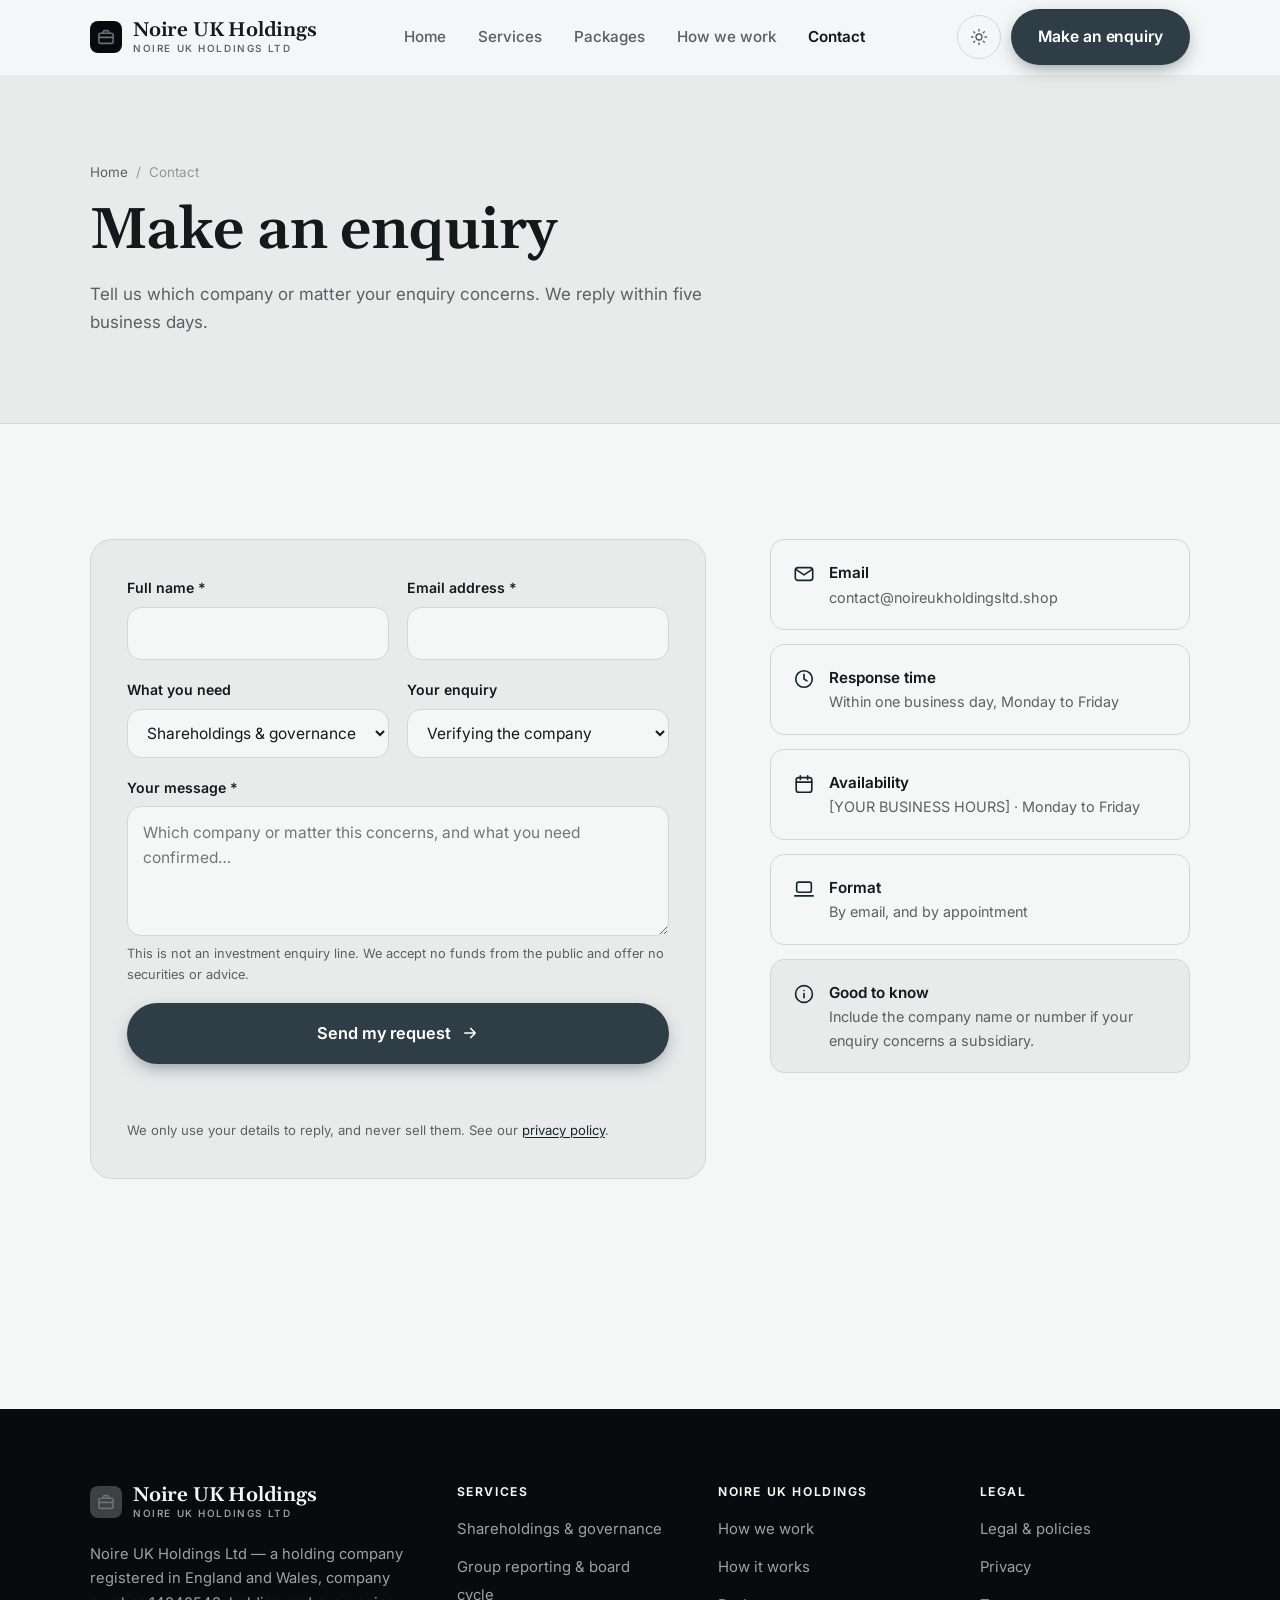
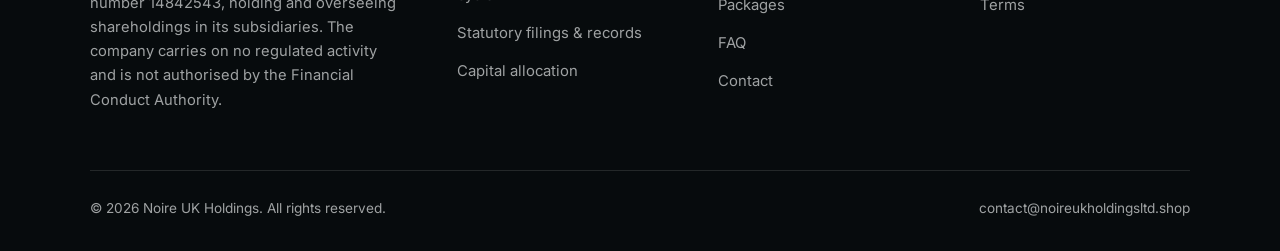
<file: contact.html>
<!DOCTYPE html>
<html lang="en" class="no-js">
<head>
<meta charset="utf-8">
<meta name="viewport" content="width=device-width, initial-scale=1">
<title>Contact — Noire UK Holdings</title>
<meta name="description" content="Contact Noire UK Holdings Ltd. We reply within five business days.">
<link rel="canonical" href="https://noireukholdingsltd.shop/contact.html">

<meta property="og:type" content="website">
<meta property="og:url" content="https://noireukholdingsltd.shop/contact.html">
<meta property="og:site_name" content="Noire UK Holdings">
<meta property="og:locale" content="en_US">
<meta property="og:title" content="Contact — Noire UK Holdings">
<meta property="og:description" content="Contact Noire UK Holdings Ltd. We reply within five business days.">
<meta name="theme-color" content="#070b0d">

<link rel="icon" href="assets/img/favicon.svg" type="image/svg+xml">
<link rel="preconnect" href="https://fonts.googleapis.com">
<link rel="preconnect" href="https://fonts.gstatic.com" crossorigin>
<link rel="stylesheet" href="https://fonts.googleapis.com/css2?family=Gelasio:wght@400;600;700&family=Inter:wght@400..700&display=swap">
<link rel="stylesheet" href="assets/css/style.css">

<!-- Thème appliqué avant le premier rendu (évite le flash) -->
<script>
document.documentElement.classList.remove('no-js');
(function(){try{var t=localStorage.getItem('site-theme');if(t){document.documentElement.setAttribute('data-theme',t);}}catch(e){}})();
</script>
</head>

<body>
<a class="skip-link" href="#main">Skip to main content</a>

<header class="site-header">
  <nav class="wrap nav" aria-label="Main navigation">
    <a class="brand" href="index.html">
      <svg class="brand__mark" viewBox="0 0 64 64" aria-hidden="true">
        <rect class="bm-bg" width="64" height="64" rx="16"/>
        <g class="bm-ic" transform="translate(14 14) scale(1.5)" fill="none" stroke-width="2.1" stroke-linecap="round" stroke-linejoin="round"><rect x="2.5" y="7" width="19" height="13.5" rx="2.5"/><path d="M8.5 7V5a1.5 1.5 0 0 1 1.5-1.5h4A1.5 1.5 0 0 1 15.5 5v2M2.5 12.5h19"/></g>
      </svg>
      <span>Noire UK Holdings<span class="brand__sub">Noire UK Holdings Ltd</span></span>
    </a>

    <ul class="nav__links" id="nav-links">
      <li><a href="index.html">Home</a></li>
      <li><a href="programs.html">Services</a></li>
      <li><a href="index.html#pricing">Packages</a></li>
      <li><a href="about.html">How we work</a></li>
      <li><a href="contact.html" aria-current="page">Contact</a></li>
      <li><a class="btn btn--primary" href="contact.html">Make an enquiry</a></li>
    </ul>

    <div class="nav__cta">
      <button class="theme-toggle" type="button" aria-label="Switch to dark theme">
        <svg class="icon-sun" viewBox="0 0 24 24" fill="none" stroke="currentColor" stroke-width="1.8" stroke-linecap="round" aria-hidden="true"><circle cx="12" cy="12" r="4"/><path d="M12 2v2m0 16v2M2 12h2m16 0h2M4.9 4.9l1.4 1.4m11.4 11.4 1.4 1.4M19.1 4.9l-1.4 1.4M6.3 17.7l-1.4 1.4"/></svg>
        <svg class="icon-moon" viewBox="0 0 24 24" fill="none" stroke="currentColor" stroke-width="1.8" stroke-linecap="round" stroke-linejoin="round" aria-hidden="true"><path d="M21 12.8A9 9 0 1 1 11.2 3a7 7 0 0 0 9.8 9.8z"/></svg>
      </button>
      <a class="btn btn--primary" href="contact.html">Make an enquiry</a>
      <button class="nav__toggle" type="button" aria-expanded="false" aria-controls="nav-links" aria-label="Open menu">
        <svg class="icon-open" viewBox="0 0 24 24" fill="none" stroke="currentColor" stroke-width="2" stroke-linecap="round" aria-hidden="true"><path d="M3 6h18M3 12h18M3 18h18"/></svg>
        <svg class="icon-close" viewBox="0 0 24 24" fill="none" stroke="currentColor" stroke-width="2" stroke-linecap="round" aria-hidden="true"><path d="M6 6l12 12M18 6L6 18"/></svg>
      </button>
    </div>
  </nav>
</header>

<main id="main">

<section class="page-head">
  <div class="wrap">
    <nav class="breadcrumb" aria-label="Breadcrumb">
      <a href="index.html">Home</a><span>/</span><span aria-current="page">Contact</span>
    </nav>
    <h1>Make an enquiry</h1>
    <p>Tell us which company or matter your enquiry concerns. We reply within five business days.</p>
  </div>
</section>

<section class="section wrap">
  <div class="form-layout">

    <!--
      FORM: the action attribute holds a placeholder id. Create a free form at
      https://formspree.io and replace VOTRE_ID_FORMSPREE. Until then, the button
      opens the visitor's email app with a pre-filled message to contact@noireukholdingsltd.shop.
    -->
    <form class="form" id="contact-form" action="https://formspree.io/f/VOTRE_ID_FORMSPREE" method="POST"
          data-email="contact@noireukholdingsltd.shop" data-subject="Enquiry"
          data-msg-mail="Your email app will open with the message ready to send." data-msg-sending="Sending…"
          data-msg-ok="Thanks! Your message is on its way. We reply within one business day." data-msg-err="Sending failed. Please email us directly at">
      <div class="form__row">
        <div class="field">
          <label for="nom">Full name <span class="req" aria-hidden="true">*</span></label>
          <input type="text" id="nom" name="nom" autocomplete="name" required>
        </div>
        <div class="field">
          <label for="email">Email address <span class="req" aria-hidden="true">*</span></label>
          <input type="email" id="email" name="email" autocomplete="email" required>
        </div>
      </div>

      <div class="form__row">
        <div class="field">
          <label for="programme">What you need</label>
          <select id="programme" name="programme">
            <option>Shareholdings &amp; governance</option>
            <option>Group reporting &amp; board cycle</option>
            <option>Statutory filings &amp; records</option>
            <option>Capital allocation</option>
            <option>Not sure yet</option>
          </select>
        </div>
        <div class="field">
          <label for="niveau">Your enquiry</label>
          <select id="niveau" name="niveau">
            <option>Verifying the company</option>
            <option>A group subsidiary</option>
            <option>A supplier or counterparty</option>
            <option>Something else</option>
          </select>
        </div>
      </div>

      <div class="field">
        <label for="message">Your message <span class="req" aria-hidden="true">*</span></label>
        <textarea id="message" name="message" required placeholder="Which company or matter this concerns, and what you need confirmed…"></textarea>
        <span class="field__hint">This is not an investment enquiry line. We accept no funds from the public and offer no securities or advice.</span>
      </div>

      <!-- Bot trap: hidden from humans -->
      <div class="visually-hidden" aria-hidden="true">
        <label for="site-web">Leave this field empty</label>
        <input type="text" id="site-web" name="_gotcha" tabindex="-1" autocomplete="off">
      </div>

      <button class="btn btn--primary btn--lg" type="submit">Send my request <svg viewBox="0 0 24 24" fill="none" stroke="currentColor" stroke-width="2.2" stroke-linecap="round" stroke-linejoin="round" aria-hidden="true"><path d="M5 12h14M13 6l6 6-6 6"/></svg></button>

      <p id="form-status" class="form__status" role="status" aria-live="polite"></p>

      <p class="form__note">
        We only use your details to reply, and never sell them. See our <a href="legal.html#privacy">privacy policy</a>.
      </p>
    </form>

    <aside class="contact-aside">
      <div class="contact-card">
        <svg viewBox="0 0 24 24" fill="none" stroke="currentColor" stroke-width="1.8" stroke-linecap="round" stroke-linejoin="round" aria-hidden="true"><rect x="2.5" y="5" width="19" height="14" rx="3"/><path d="M3 7l9 6 9-6"/></svg>
        <div><b>Email</b><a href="mailto:contact@noireukholdingsltd.shop">contact@noireukholdingsltd.shop</a></div>
      </div>
      <div class="contact-card">
        <svg viewBox="0 0 24 24" fill="none" stroke="currentColor" stroke-width="1.8" stroke-linecap="round" stroke-linejoin="round" aria-hidden="true"><circle cx="12" cy="12" r="9"/><path d="M12 7v5l3.2 2"/></svg>
        <div><b>Response time</b><span>Within one business day, Monday to Friday</span></div>
      </div>
      <div class="contact-card">
        <svg viewBox="0 0 24 24" fill="none" stroke="currentColor" stroke-width="1.8" stroke-linecap="round" stroke-linejoin="round" aria-hidden="true"><rect x="3.5" y="5" width="17" height="16" rx="2.5"/><path d="M8 3v4M16 3v4M3.5 10h17"/></svg>
        <div><b>Availability</b><span>[YOUR BUSINESS HOURS] · Monday to Friday</span></div>
      </div>
      <div class="contact-card">
        <svg viewBox="0 0 24 24" fill="none" stroke="currentColor" stroke-width="1.8" stroke-linecap="round" stroke-linejoin="round" aria-hidden="true"><rect x="4" y="4.5" width="16" height="11" rx="2"/><path d="M2 19.5h20"/></svg>
        <div><b>Format</b><span>By email, and by appointment</span></div>
      </div>
      <div class="contact-card contact-card--soft">
        <svg viewBox="0 0 24 24" fill="none" stroke="currentColor" stroke-width="1.8" stroke-linecap="round" stroke-linejoin="round" aria-hidden="true"><circle cx="12" cy="12" r="9.2"/><path d="M12 16v-4.5M12 8.2v.1"/></svg>
        <div><b>Good to know</b><span>Include the company name or number if your enquiry concerns a subsidiary.</span></div>
      </div>
    </aside>

  </div>
</section>

</main>

<footer class="site-footer">
  <div class="wrap">
    <div class="footer__grid">
      <div class="footer__brand">
        <a class="brand" href="index.html">
          <svg class="brand__mark" viewBox="0 0 64 64" aria-hidden="true">
        <rect class="bm-bg" width="64" height="64" rx="16"/>
        <g class="bm-ic" transform="translate(14 14) scale(1.5)" fill="none" stroke-width="2.1" stroke-linecap="round" stroke-linejoin="round"><rect x="2.5" y="7" width="19" height="13.5" rx="2.5"/><path d="M8.5 7V5a1.5 1.5 0 0 1 1.5-1.5h4A1.5 1.5 0 0 1 15.5 5v2M2.5 12.5h19"/></g>
      </svg>
          <span>Noire UK Holdings<span class="brand__sub">Noire UK Holdings Ltd</span></span>
        </a>
        <p>Noire UK Holdings Ltd — a holding company registered in England and Wales, company number 14842543, holding and overseeing shareholdings in its subsidiaries. The company carries on no regulated activity and is not authorised by the Financial Conduct Authority.</p>
      </div>

      <div class="footer__col">
        <h4>Services</h4>
        <ul>
          <li><a href="programs.html#shareholdings">Shareholdings &amp; governance</a></li>
          <li><a href="programs.html#reporting">Group reporting &amp; board cycle</a></li>
          <li><a href="programs.html#filings">Statutory filings &amp; records</a></li>
          <li><a href="programs.html#capital">Capital allocation</a></li>
        </ul>
      </div>

      <div class="footer__col">
        <h4>Noire UK Holdings</h4>
        <ul>
          <li><a href="about.html">How we work</a></li>
          <li><a href="index.html#how-it-works">How it works</a></li>
          <li><a href="index.html#pricing">Packages</a></li>
          <li><a href="index.html#faq">FAQ</a></li>
          <li><a href="contact.html">Contact</a></li>
        </ul>
      </div>

      <div class="footer__col">
        <h4>Legal</h4>
        <ul>
          <li><a href="legal.html">Legal &amp; policies</a></li>
          <li><a href="legal.html#privacy">Privacy</a></li>
          <li><a href="legal.html#terms">Terms</a></li>
        </ul>
      </div>
    </div>

    <div class="footer__bottom">
      <p>© <span data-year>2026</span> Noire UK Holdings. All rights reserved.</p>
      <p><a href="mailto:contact@noireukholdingsltd.shop">contact@noireukholdingsltd.shop</a></p>
    </div>
  </div>
</footer>

<script src="assets/js/main.js" defer></script>
</body>
</html>
</file>
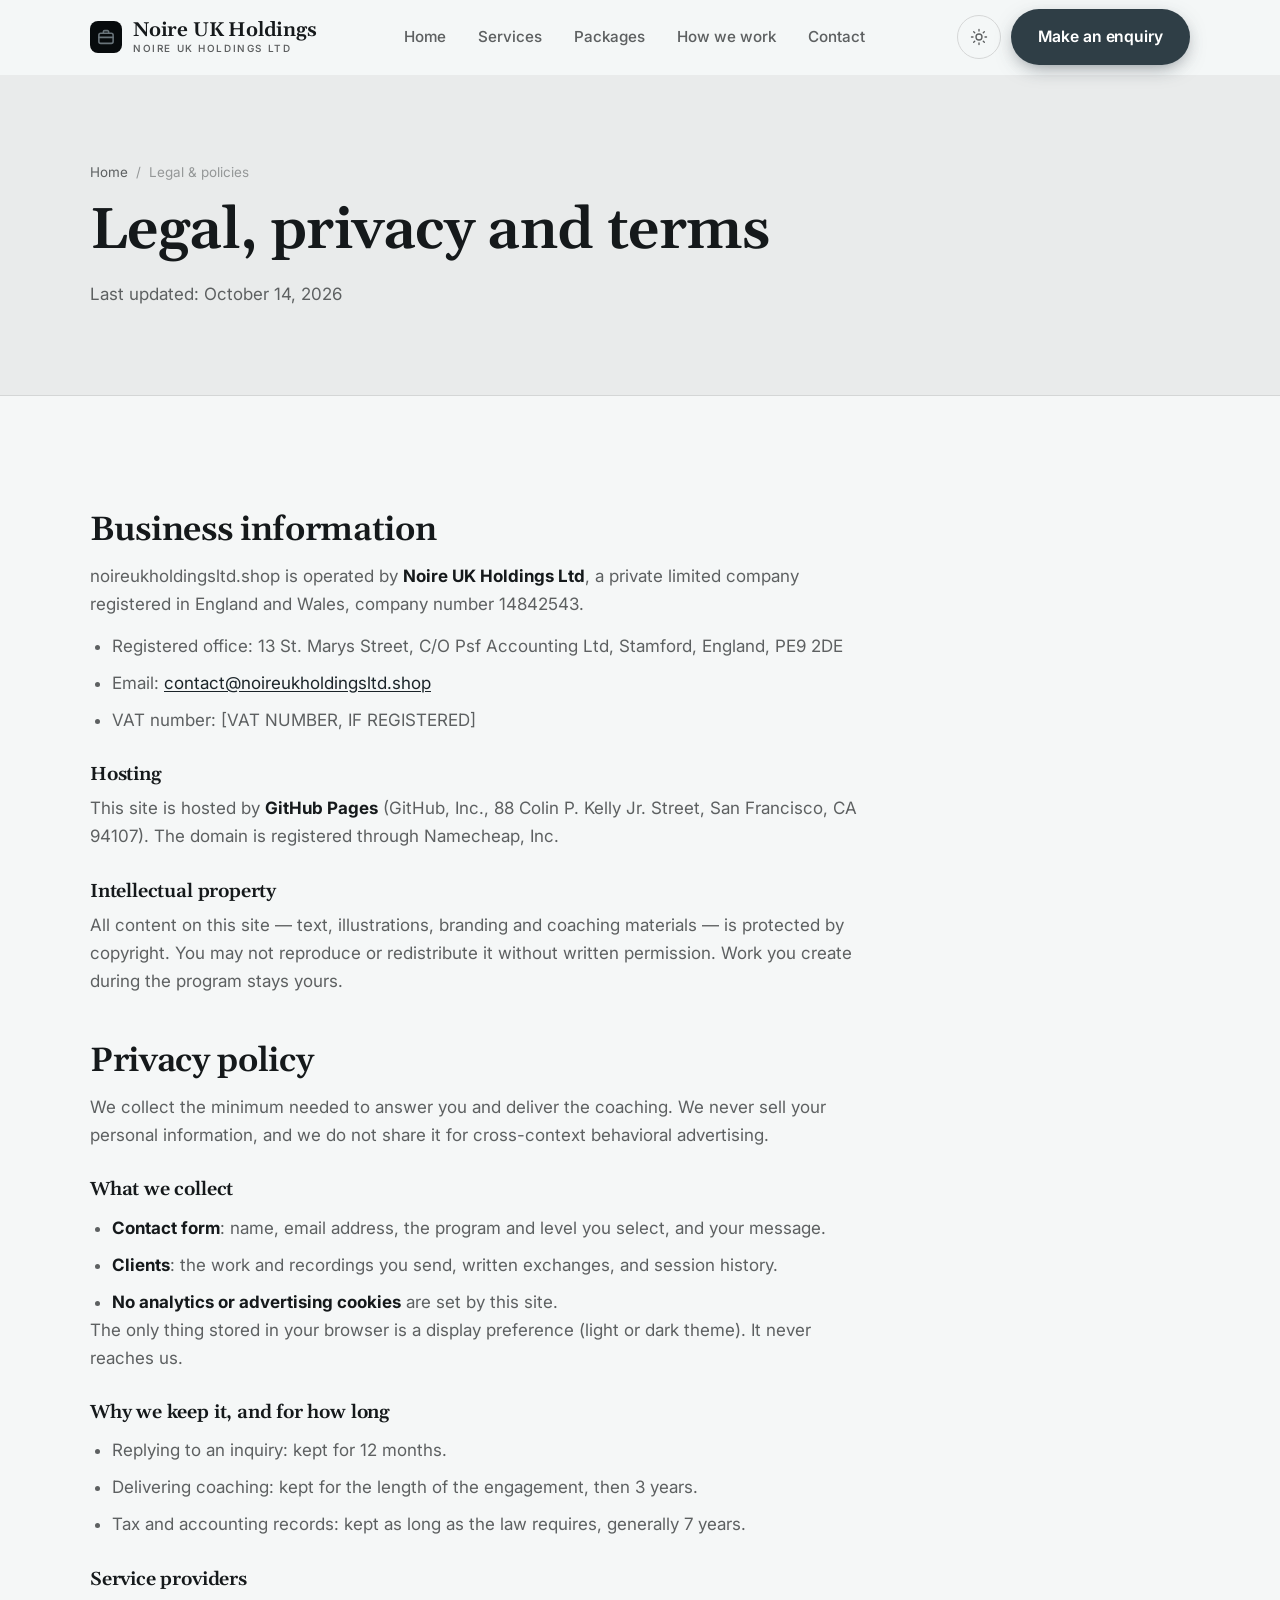
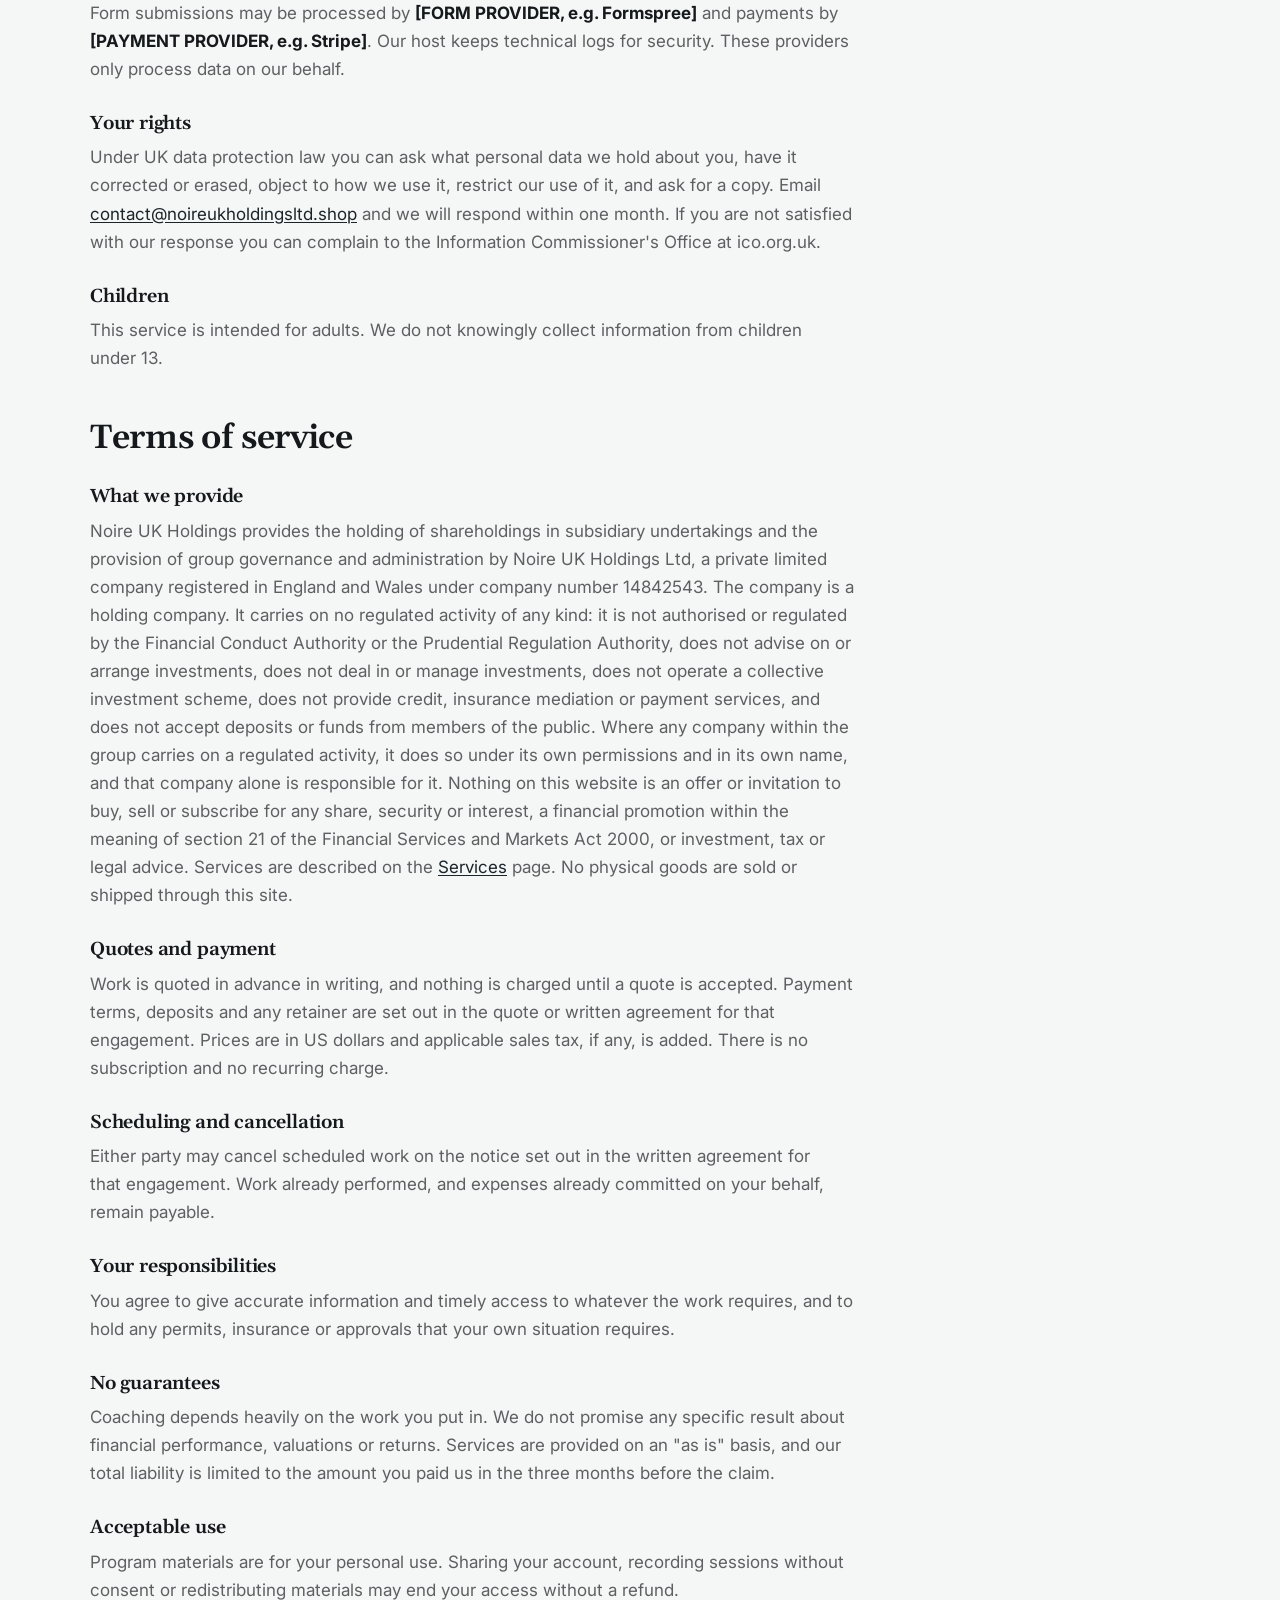
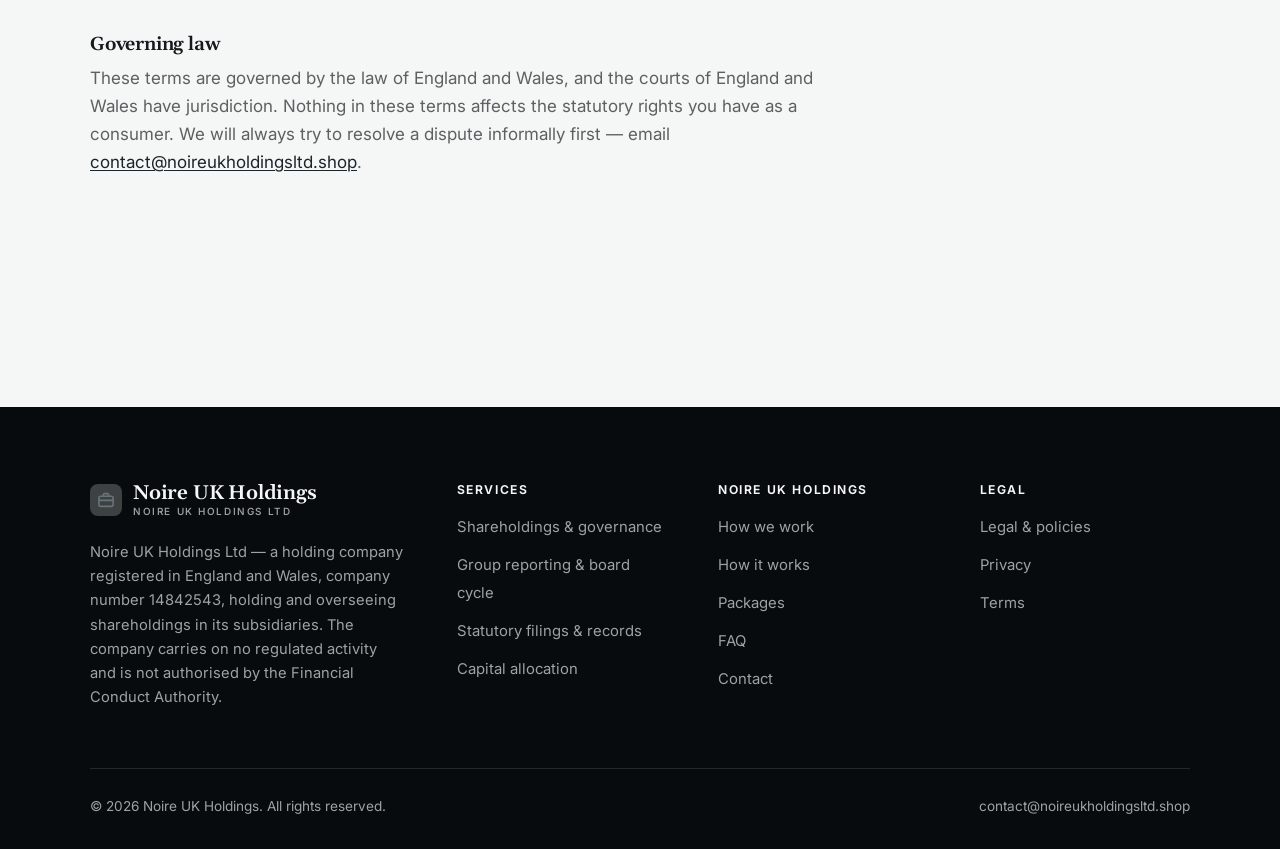
<file: legal.html>
<!DOCTYPE html>
<html lang="en" class="no-js">
<head>
<meta charset="utf-8">
<meta name="viewport" content="width=device-width, initial-scale=1">
<title>Legal, privacy and terms — Noire UK Holdings</title>
<meta name="description" content="Business information, privacy policy and terms of service for Noire UK Holdings.">
<meta name="robots" content="noindex">

<meta property="og:type" content="website">
<meta property="og:url" content="https://noireukholdingsltd.shop/legal.html">
<meta property="og:site_name" content="Noire UK Holdings">
<meta property="og:locale" content="en_US">
<meta property="og:title" content="Legal, privacy and terms — Noire UK Holdings">
<meta property="og:description" content="Business information, privacy policy and terms of service for Noire UK Holdings.">
<meta name="theme-color" content="#070b0d">

<link rel="icon" href="assets/img/favicon.svg" type="image/svg+xml">
<link rel="preconnect" href="https://fonts.googleapis.com">
<link rel="preconnect" href="https://fonts.gstatic.com" crossorigin>
<link rel="stylesheet" href="https://fonts.googleapis.com/css2?family=Gelasio:wght@400;600;700&family=Inter:wght@400..700&display=swap">
<link rel="stylesheet" href="assets/css/style.css">

<!-- Thème appliqué avant le premier rendu (évite le flash) -->
<script>
document.documentElement.classList.remove('no-js');
(function(){try{var t=localStorage.getItem('site-theme');if(t){document.documentElement.setAttribute('data-theme',t);}}catch(e){}})();
</script>
</head>

<body>
<a class="skip-link" href="#main">Skip to main content</a>

<header class="site-header">
  <nav class="wrap nav" aria-label="Main navigation">
    <a class="brand" href="index.html">
      <svg class="brand__mark" viewBox="0 0 64 64" aria-hidden="true">
        <rect class="bm-bg" width="64" height="64" rx="16"/>
        <g class="bm-ic" transform="translate(14 14) scale(1.5)" fill="none" stroke-width="2.1" stroke-linecap="round" stroke-linejoin="round"><rect x="2.5" y="7" width="19" height="13.5" rx="2.5"/><path d="M8.5 7V5a1.5 1.5 0 0 1 1.5-1.5h4A1.5 1.5 0 0 1 15.5 5v2M2.5 12.5h19"/></g>
      </svg>
      <span>Noire UK Holdings<span class="brand__sub">Noire UK Holdings Ltd</span></span>
    </a>

    <ul class="nav__links" id="nav-links">
      <li><a href="index.html">Home</a></li>
      <li><a href="programs.html">Services</a></li>
      <li><a href="index.html#pricing">Packages</a></li>
      <li><a href="about.html">How we work</a></li>
      <li><a href="contact.html">Contact</a></li>
      <li><a class="btn btn--primary" href="contact.html">Make an enquiry</a></li>
    </ul>

    <div class="nav__cta">
      <button class="theme-toggle" type="button" aria-label="Switch to dark theme">
        <svg class="icon-sun" viewBox="0 0 24 24" fill="none" stroke="currentColor" stroke-width="1.8" stroke-linecap="round" aria-hidden="true"><circle cx="12" cy="12" r="4"/><path d="M12 2v2m0 16v2M2 12h2m16 0h2M4.9 4.9l1.4 1.4m11.4 11.4 1.4 1.4M19.1 4.9l-1.4 1.4M6.3 17.7l-1.4 1.4"/></svg>
        <svg class="icon-moon" viewBox="0 0 24 24" fill="none" stroke="currentColor" stroke-width="1.8" stroke-linecap="round" stroke-linejoin="round" aria-hidden="true"><path d="M21 12.8A9 9 0 1 1 11.2 3a7 7 0 0 0 9.8 9.8z"/></svg>
      </button>
      <a class="btn btn--primary" href="contact.html">Make an enquiry</a>
      <button class="nav__toggle" type="button" aria-expanded="false" aria-controls="nav-links" aria-label="Open menu">
        <svg class="icon-open" viewBox="0 0 24 24" fill="none" stroke="currentColor" stroke-width="2" stroke-linecap="round" aria-hidden="true"><path d="M3 6h18M3 12h18M3 18h18"/></svg>
        <svg class="icon-close" viewBox="0 0 24 24" fill="none" stroke="currentColor" stroke-width="2" stroke-linecap="round" aria-hidden="true"><path d="M6 6l12 12M18 6L6 18"/></svg>
      </button>
    </div>
  </nav>
</header>

<main id="main">

<section class="page-head">
  <div class="wrap">
    <nav class="breadcrumb" aria-label="Breadcrumb">
      <a href="index.html">Home</a><span>/</span><span aria-current="page">Legal &amp; policies</span>
    </nav>
    <h1>Legal, privacy and terms</h1>
    <p>Last updated: <time datetime="2026-10-14">October 14, 2026</time></p>
  </div>
</section>

<section class="section wrap">
  <div class="prose">

    <!--
      TO DO: this is a skeleton, not legal advice. Replace every [BRACKET] with
      your real details before selling, and have a lawyer review it if you can.
      Consumer protection rules differ by state.
    -->

    <h2 id="business">Business information</h2>
    <p>
      noireukholdingsltd.shop is operated by <strong>Noire UK Holdings Ltd</strong>, a private limited
      company registered in England and Wales, company number 14842543.
    </p>
    <ul>
      <li>Registered office: 13 St. Marys Street, C/O Psf Accounting Ltd, Stamford, England, PE9 2DE</li>
      <li>Email: <a href="mailto:contact@noireukholdingsltd.shop">contact@noireukholdingsltd.shop</a></li>
      <li>VAT number: [VAT NUMBER, IF REGISTERED]</li>
    </ul>

    <h3>Hosting</h3>
    <p>
      This site is hosted by <strong>GitHub Pages</strong> (GitHub, Inc., 88 Colin P. Kelly Jr. Street,
      San Francisco, CA 94107). The domain is registered through Namecheap, Inc.
    </p>

    <h3>Intellectual property</h3>
    <p>
      All content on this site — text, illustrations, branding and coaching materials — is protected by
      copyright. You may not reproduce or redistribute it without written permission. Work you create during
      the program stays yours.
    </p>

    <h2 id="privacy">Privacy policy</h2>
    <p>
      We collect the minimum needed to answer you and deliver the coaching. We never sell your personal
      information, and we do not share it for cross-context behavioral advertising.
    </p>
    <h3>What we collect</h3>
    <ul>
      <li><strong>Contact form</strong>: name, email address, the program and level you select, and your message.</li>
      <li><strong>Clients</strong>: the work and recordings you send, written exchanges, and session history.</li>
      <li><strong>No analytics or advertising cookies</strong> are set by this site.</li>
    </ul>
    <p>
      The only thing stored in your browser is a display preference (light or dark theme). It never reaches us.
    </p>
    <h3>Why we keep it, and for how long</h3>
    <ul>
      <li>Replying to an inquiry: kept for 12 months.</li>
      <li>Delivering coaching: kept for the length of the engagement, then 3 years.</li>
      <li>Tax and accounting records: kept as long as the law requires, generally 7 years.</li>
    </ul>
    <h3>Service providers</h3>
    <p>
      Form submissions may be processed by <strong>[FORM PROVIDER, e.g. Formspree]</strong> and payments by
      <strong>[PAYMENT PROVIDER, e.g. Stripe]</strong>. Our host keeps technical logs for security. These
      providers only process data on our behalf.
    </p>
    <h3>Your rights</h3>
    <p>
      Under UK data protection law you can ask what personal data we hold about you, have it corrected or
      erased, object to how we use it, restrict our use of it, and ask for a copy. Email
      <a href="mailto:contact@noireukholdingsltd.shop">contact@noireukholdingsltd.shop</a> and we will respond within one month. If you are not satisfied with
      our response you can complain to the Information Commissioner's Office at ico.org.uk.
    </p>
    <h3>Children</h3>
    <p>
      This service is intended for adults. We do not knowingly collect information from children under 13.
    </p>

    <h2 id="terms">Terms of service</h2>
    <h3>What we provide</h3>
    <p>
      Noire UK Holdings provides the holding of shareholdings in subsidiary undertakings and the provision of group governance and administration by Noire UK Holdings Ltd, a private limited company registered in England and Wales under company number 14842543. The company is a holding company. It carries on no regulated activity of any kind: it is not authorised or regulated by the Financial Conduct Authority or the Prudential Regulation Authority, does not advise on or arrange investments, does not deal in or manage investments, does not operate a collective investment scheme, does not provide credit, insurance mediation or payment services, and does not accept deposits or funds from members of the public. Where any company within the group carries on a regulated activity, it does so under its own permissions and in its own name, and that company alone is responsible for it. Nothing on this website is an offer or invitation to buy, sell or subscribe for any share, security or interest, a financial promotion within the meaning of section 21 of the Financial Services and Markets Act 2000, or investment, tax or legal advice. Services are described on the
      <a href="programs.html">Services</a> page. No physical goods are sold or shipped through this site.
    </p>
    <h3>Quotes and payment</h3>
    <p>
      Work is quoted in advance in writing, and nothing is charged until a quote is accepted. Payment terms,
      deposits and any retainer are set out in the quote or written agreement for that engagement. Prices are in
      US dollars and applicable sales tax, if any, is added. There is no subscription and no recurring charge.
    </p>
    <h3>Scheduling and cancellation</h3>
    <p>
      Either party may cancel scheduled work on the notice set out in the written agreement for that engagement.
      Work already performed, and expenses already committed on your behalf, remain payable.
    </p>
    <h3>Your responsibilities</h3>
    <p>
      You agree to give accurate information and timely access to whatever the work requires, and to hold any
      permits, insurance or approvals that your own situation requires.
    </p>

    <h3>No guarantees</h3>
    <p>
      Coaching depends heavily on the work you put in. We do not promise any specific result
      about financial performance, valuations or returns. Services are provided on an "as is" basis, and our total
      liability is limited to the amount you paid us in the three months before the claim.
    </p>
    <h3>Acceptable use</h3>
    <p>
      Program materials are for your personal use. Sharing your account, recording sessions without consent
      or redistributing materials may end your access without a refund.
    </p>
    <h3>Governing law</h3>
    <p>
      These terms are governed by the law of England and Wales, and the courts of England and Wales have
      jurisdiction. Nothing in these terms affects the statutory rights you have as a consumer. We will always
      try to resolve a dispute informally first — email <a href="mailto:contact@noireukholdingsltd.shop">contact@noireukholdingsltd.shop</a>.
    </p>

  </div>
</section>

</main>

<footer class="site-footer">
  <div class="wrap">
    <div class="footer__grid">
      <div class="footer__brand">
        <a class="brand" href="index.html">
          <svg class="brand__mark" viewBox="0 0 64 64" aria-hidden="true">
        <rect class="bm-bg" width="64" height="64" rx="16"/>
        <g class="bm-ic" transform="translate(14 14) scale(1.5)" fill="none" stroke-width="2.1" stroke-linecap="round" stroke-linejoin="round"><rect x="2.5" y="7" width="19" height="13.5" rx="2.5"/><path d="M8.5 7V5a1.5 1.5 0 0 1 1.5-1.5h4A1.5 1.5 0 0 1 15.5 5v2M2.5 12.5h19"/></g>
      </svg>
          <span>Noire UK Holdings<span class="brand__sub">Noire UK Holdings Ltd</span></span>
        </a>
        <p>Noire UK Holdings Ltd — a holding company registered in England and Wales, company number 14842543, holding and overseeing shareholdings in its subsidiaries. The company carries on no regulated activity and is not authorised by the Financial Conduct Authority.</p>
      </div>

      <div class="footer__col">
        <h4>Services</h4>
        <ul>
          <li><a href="programs.html#shareholdings">Shareholdings &amp; governance</a></li>
          <li><a href="programs.html#reporting">Group reporting &amp; board cycle</a></li>
          <li><a href="programs.html#filings">Statutory filings &amp; records</a></li>
          <li><a href="programs.html#capital">Capital allocation</a></li>
        </ul>
      </div>

      <div class="footer__col">
        <h4>Noire UK Holdings</h4>
        <ul>
          <li><a href="about.html">How we work</a></li>
          <li><a href="index.html#how-it-works">How it works</a></li>
          <li><a href="index.html#pricing">Packages</a></li>
          <li><a href="index.html#faq">FAQ</a></li>
          <li><a href="contact.html">Contact</a></li>
        </ul>
      </div>

      <div class="footer__col">
        <h4>Legal</h4>
        <ul>
          <li><a href="legal.html">Legal &amp; policies</a></li>
          <li><a href="legal.html#privacy">Privacy</a></li>
          <li><a href="legal.html#terms">Terms</a></li>
        </ul>
      </div>
    </div>

    <div class="footer__bottom">
      <p>© <span data-year>2026</span> Noire UK Holdings. All rights reserved.</p>
      <p><a href="mailto:contact@noireukholdingsltd.shop">contact@noireukholdingsltd.shop</a></p>
    </div>
  </div>
</footer>

<script src="assets/js/main.js" defer></script>
</body>
</html>
</file>
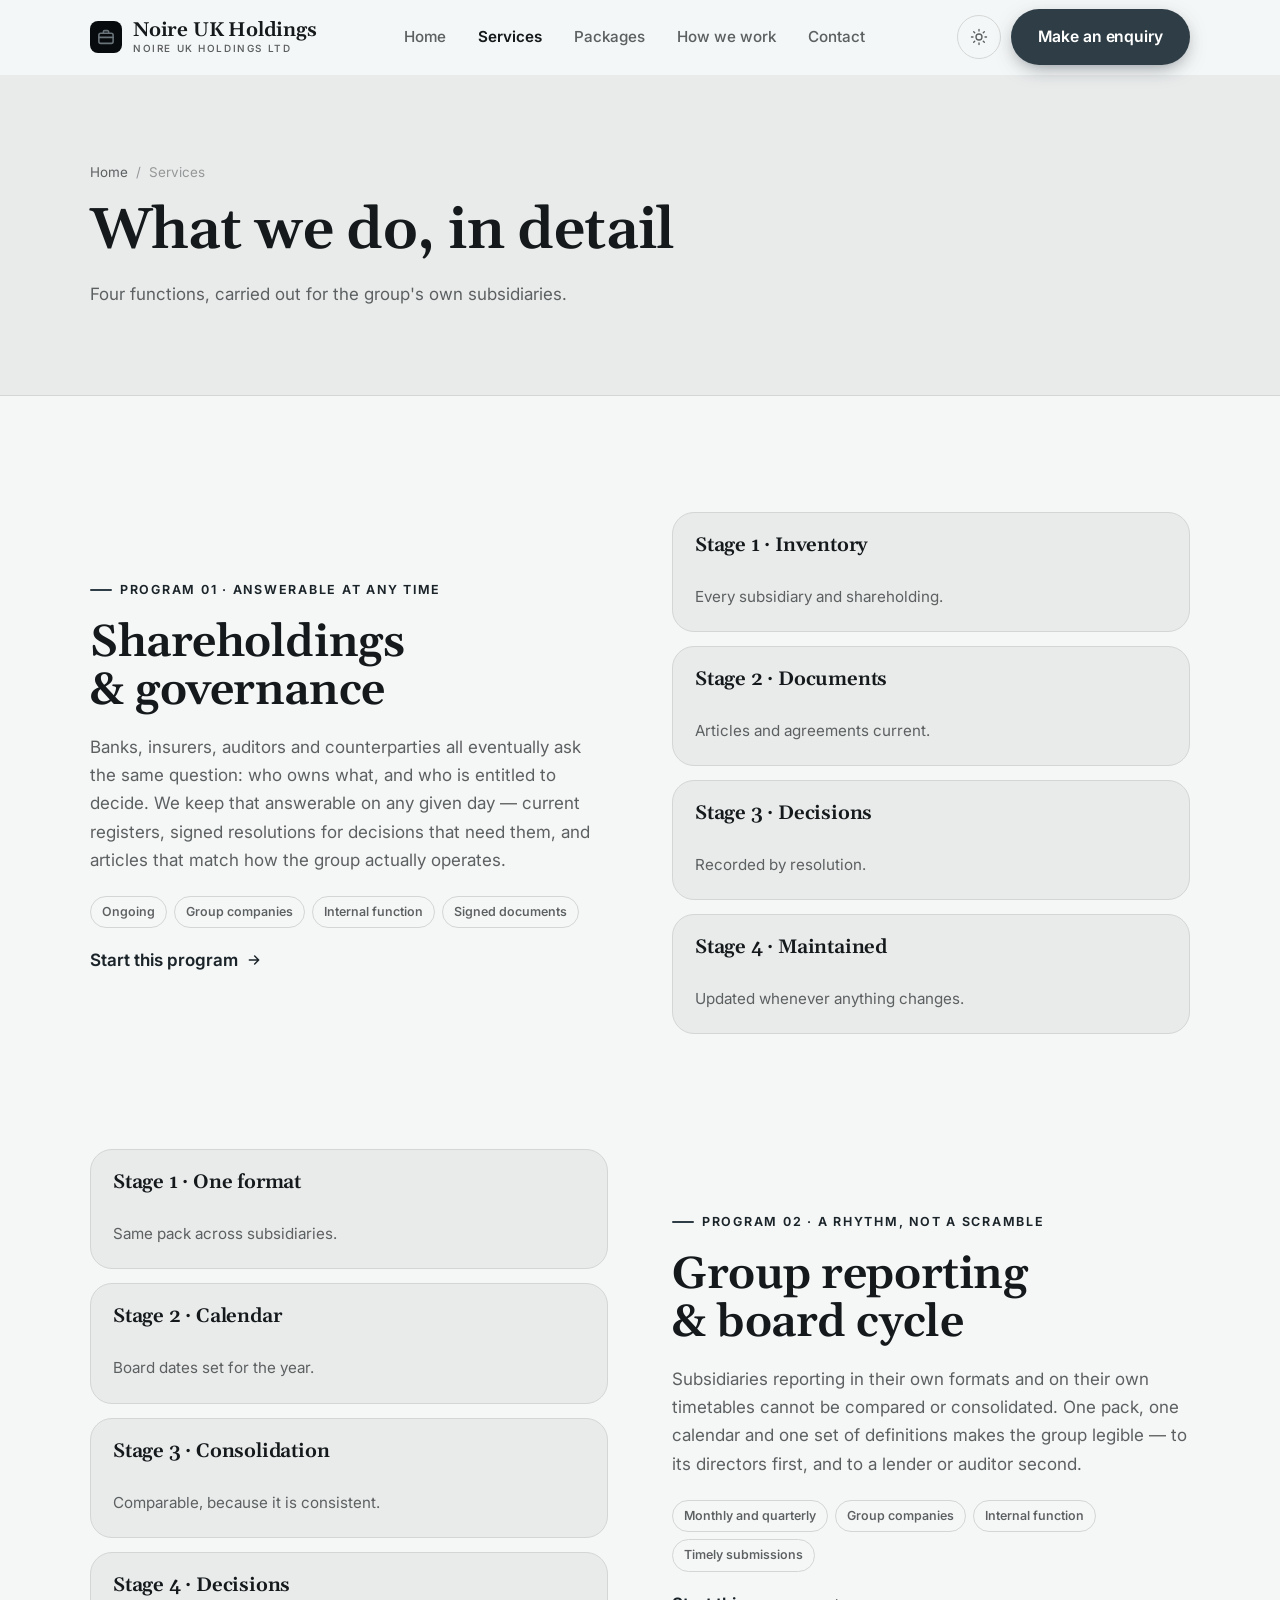
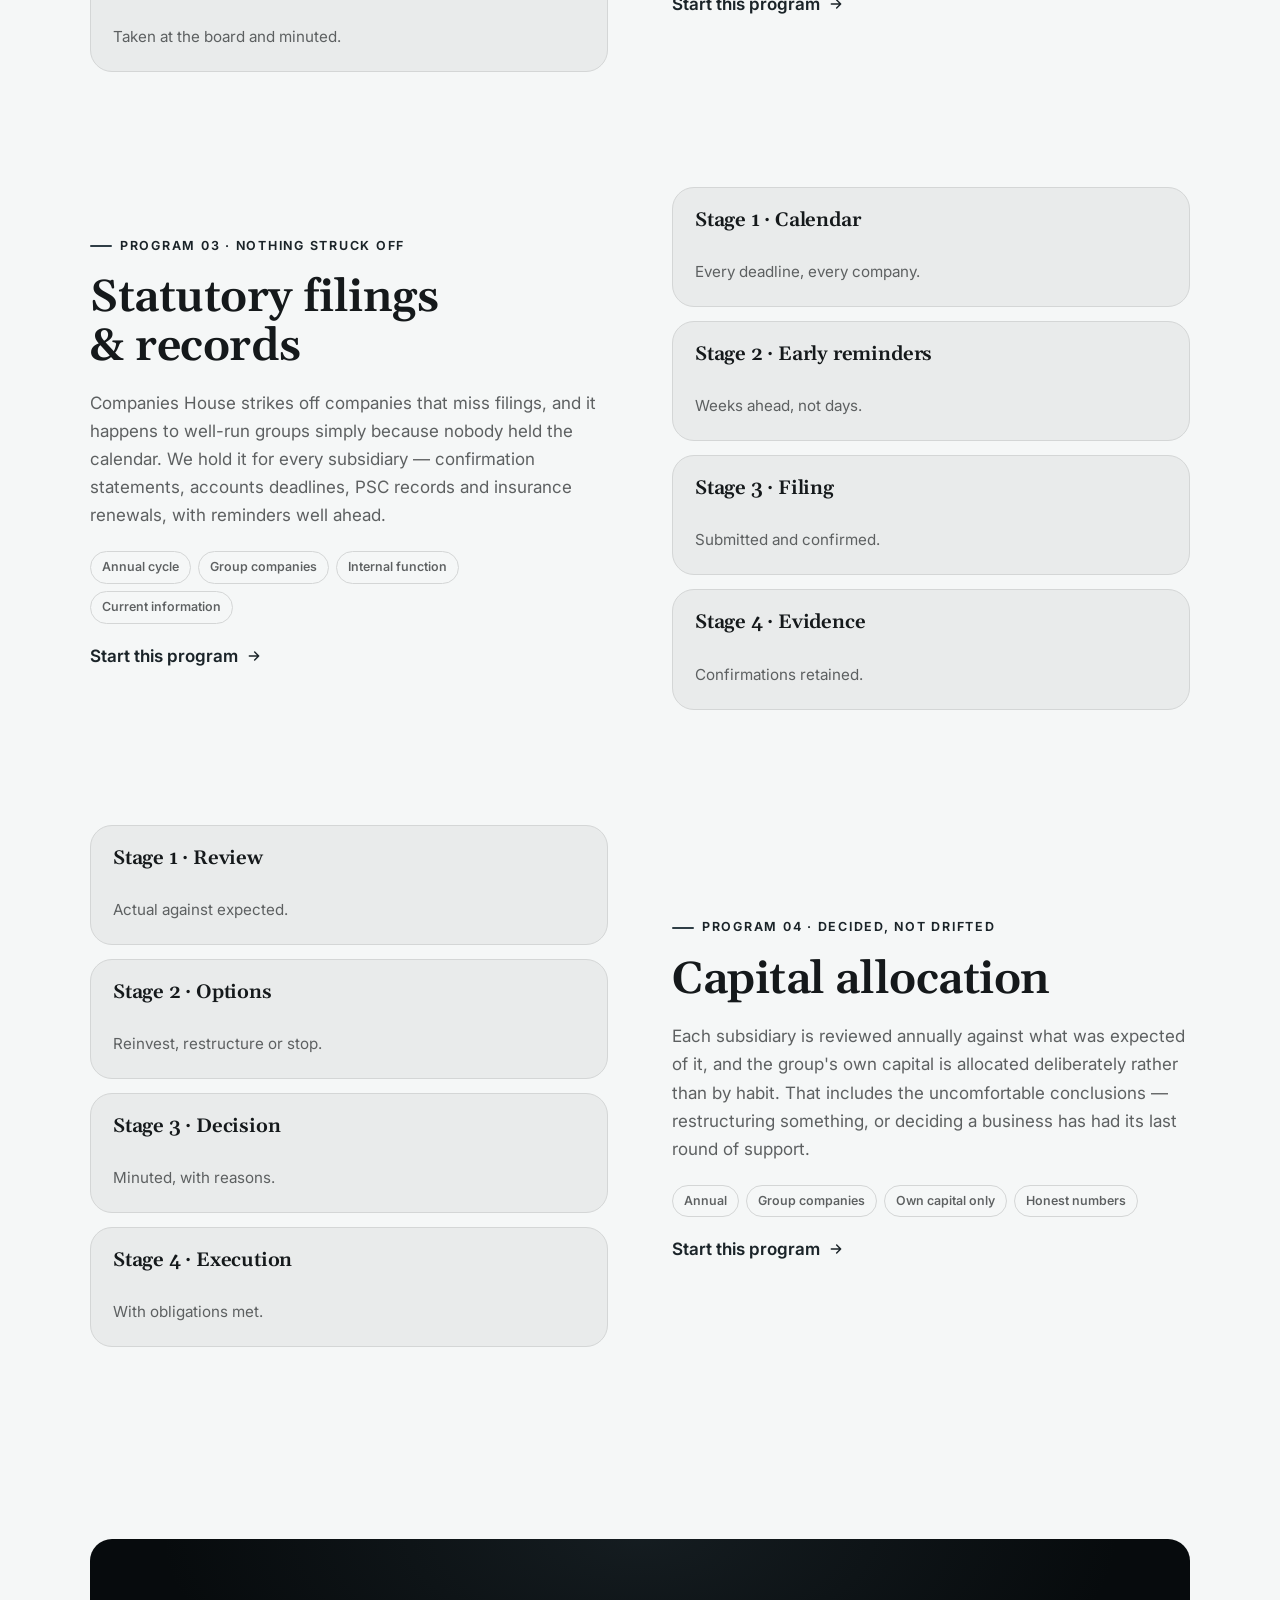
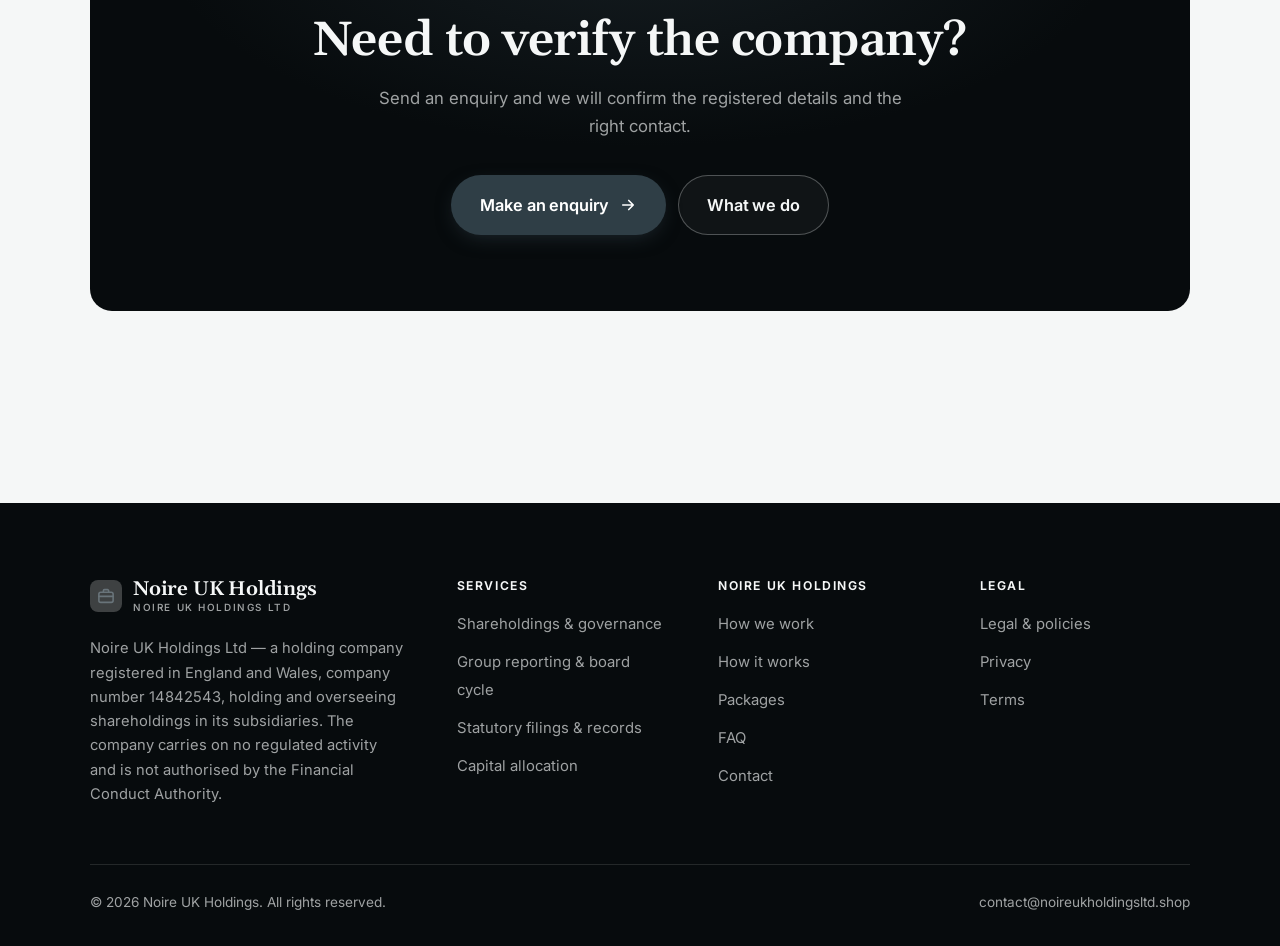
<file: programs.html>
<!DOCTYPE html>
<html lang="en" class="no-js">
<head>
<meta charset="utf-8">
<meta name="viewport" content="width=device-width, initial-scale=1">
<title>Services — Noire UK Holdings</title>
<meta name="description" content="Functions of Noire UK Holdings Ltd: shareholdings and governance, group reporting and board cycle, statutory filings and records, and capital allocation.">
<link rel="canonical" href="https://noireukholdingsltd.shop/programs.html">

<meta property="og:type" content="website">
<meta property="og:url" content="https://noireukholdingsltd.shop/programs.html">
<meta property="og:site_name" content="Noire UK Holdings">
<meta property="og:locale" content="en_US">
<meta property="og:title" content="Services — Noire UK Holdings">
<meta property="og:description" content="Functions of Noire UK Holdings Ltd: shareholdings and governance, group reporting and board cycle, statutory filings and records, and capital allocation.">
<meta name="theme-color" content="#070b0d">

<link rel="icon" href="assets/img/favicon.svg" type="image/svg+xml">
<link rel="preconnect" href="https://fonts.googleapis.com">
<link rel="preconnect" href="https://fonts.gstatic.com" crossorigin>
<link rel="stylesheet" href="https://fonts.googleapis.com/css2?family=Gelasio:wght@400;600;700&family=Inter:wght@400..700&display=swap">
<link rel="stylesheet" href="assets/css/style.css">

<!-- Thème appliqué avant le premier rendu (évite le flash) -->
<script>
document.documentElement.classList.remove('no-js');
(function(){try{var t=localStorage.getItem('site-theme');if(t){document.documentElement.setAttribute('data-theme',t);}}catch(e){}})();
</script>
</head>

<body>
<a class="skip-link" href="#main">Skip to main content</a>

<header class="site-header">
  <nav class="wrap nav" aria-label="Main navigation">
    <a class="brand" href="index.html">
      <svg class="brand__mark" viewBox="0 0 64 64" aria-hidden="true">
        <rect class="bm-bg" width="64" height="64" rx="16"/>
        <g class="bm-ic" transform="translate(14 14) scale(1.5)" fill="none" stroke-width="2.1" stroke-linecap="round" stroke-linejoin="round"><rect x="2.5" y="7" width="19" height="13.5" rx="2.5"/><path d="M8.5 7V5a1.5 1.5 0 0 1 1.5-1.5h4A1.5 1.5 0 0 1 15.5 5v2M2.5 12.5h19"/></g>
      </svg>
      <span>Noire UK Holdings<span class="brand__sub">Noire UK Holdings Ltd</span></span>
    </a>

    <ul class="nav__links" id="nav-links">
      <li><a href="index.html">Home</a></li>
      <li><a href="programs.html" aria-current="page">Services</a></li>
      <li><a href="index.html#pricing">Packages</a></li>
      <li><a href="about.html">How we work</a></li>
      <li><a href="contact.html">Contact</a></li>
      <li><a class="btn btn--primary" href="contact.html">Make an enquiry</a></li>
    </ul>

    <div class="nav__cta">
      <button class="theme-toggle" type="button" aria-label="Switch to dark theme">
        <svg class="icon-sun" viewBox="0 0 24 24" fill="none" stroke="currentColor" stroke-width="1.8" stroke-linecap="round" aria-hidden="true"><circle cx="12" cy="12" r="4"/><path d="M12 2v2m0 16v2M2 12h2m16 0h2M4.9 4.9l1.4 1.4m11.4 11.4 1.4 1.4M19.1 4.9l-1.4 1.4M6.3 17.7l-1.4 1.4"/></svg>
        <svg class="icon-moon" viewBox="0 0 24 24" fill="none" stroke="currentColor" stroke-width="1.8" stroke-linecap="round" stroke-linejoin="round" aria-hidden="true"><path d="M21 12.8A9 9 0 1 1 11.2 3a7 7 0 0 0 9.8 9.8z"/></svg>
      </button>
      <a class="btn btn--primary" href="contact.html">Make an enquiry</a>
      <button class="nav__toggle" type="button" aria-expanded="false" aria-controls="nav-links" aria-label="Open menu">
        <svg class="icon-open" viewBox="0 0 24 24" fill="none" stroke="currentColor" stroke-width="2" stroke-linecap="round" aria-hidden="true"><path d="M3 6h18M3 12h18M3 18h18"/></svg>
        <svg class="icon-close" viewBox="0 0 24 24" fill="none" stroke="currentColor" stroke-width="2" stroke-linecap="round" aria-hidden="true"><path d="M6 6l12 12M18 6L6 18"/></svg>
      </button>
    </div>
  </nav>
</header>

<main id="main">

<section class="page-head">
  <div class="wrap">
    <nav class="breadcrumb" aria-label="Breadcrumb">
      <a href="index.html">Home</a><span>/</span><span aria-current="page">Services</span>
    </nav>
    <h1>What we do, in detail</h1>
    <p>Four functions, carried out for the group's own subsidiaries.</p>
  </div>
</section>

<section class="section wrap" id="shareholdings">
  <div class="split reveal">
    <div>
      <span class="eyebrow">Program 01 · Answerable at any time</span>
      <h2>Shareholdings &amp; governance</h2>
      <p>Banks, insurers, auditors and counterparties all eventually ask the same question: who owns what, and who is entitled to decide. We keep that answerable on any given day — current registers, signed resolutions for decisions that need them, and articles that match how the group actually operates.</p>
      <ul class="tags"><li>Ongoing</li><li>Group companies</li><li>Internal function</li><li>Signed documents</li></ul>
      <p><a class="arrow-link" href="contact.html">Start this program <svg viewBox="0 0 24 24" fill="none" stroke="currentColor" stroke-width="2.2" stroke-linecap="round" stroke-linejoin="round" aria-hidden="true"><path d="M5 12h14M13 6l6 6-6 6"/></svg></a></p>
    </div>
    <div class="grid grid--2 grid--tight">
      <article class="card card--sm">
        <h3>Stage 1 · Inventory</h3>
        <p>Every subsidiary and shareholding.</p>
      </article>
      <article class="card card--sm">
        <h3>Stage 2 · Documents</h3>
        <p>Articles and agreements current.</p>
      </article>
      <article class="card card--sm">
        <h3>Stage 3 · Decisions</h3>
        <p>Recorded by resolution.</p>
      </article>
      <article class="card card--sm">
        <h3>Stage 4 · Maintained</h3>
        <p>Updated whenever anything changes.</p>
      </article>
    </div>
  </div>
</section>

<section class="section section--flush wrap" id="reporting">
  <div class="split reveal">
    <div class="grid grid--2 grid--tight">
      <article class="card card--sm">
        <h3>Stage 1 · One format</h3>
        <p>Same pack across subsidiaries.</p>
      </article>
      <article class="card card--sm">
        <h3>Stage 2 · Calendar</h3>
        <p>Board dates set for the year.</p>
      </article>
      <article class="card card--sm">
        <h3>Stage 3 · Consolidation</h3>
        <p>Comparable, because it is consistent.</p>
      </article>
      <article class="card card--sm">
        <h3>Stage 4 · Decisions</h3>
        <p>Taken at the board and minuted.</p>
      </article>
    </div>
    <div>
      <span class="eyebrow">Program 02 · A rhythm, not a scramble</span>
      <h2>Group reporting &amp; board cycle</h2>
      <p>Subsidiaries reporting in their own formats and on their own timetables cannot be compared or consolidated. One pack, one calendar and one set of definitions makes the group legible — to its directors first, and to a lender or auditor second.</p>
      <ul class="tags"><li>Monthly and quarterly</li><li>Group companies</li><li>Internal function</li><li>Timely submissions</li></ul>
      <p><a class="arrow-link" href="contact.html">Start this program <svg viewBox="0 0 24 24" fill="none" stroke="currentColor" stroke-width="2.2" stroke-linecap="round" stroke-linejoin="round" aria-hidden="true"><path d="M5 12h14M13 6l6 6-6 6"/></svg></a></p>
    </div>
  </div>
</section>

<section class="section section--flush wrap" id="filings">
  <div class="split reveal">
    <div>
      <span class="eyebrow">Program 03 · Nothing struck off</span>
      <h2>Statutory filings &amp; records</h2>
      <p>Companies House strikes off companies that miss filings, and it happens to well-run groups simply because nobody held the calendar. We hold it for every subsidiary — confirmation statements, accounts deadlines, PSC records and insurance renewals, with reminders well ahead.</p>
      <ul class="tags"><li>Annual cycle</li><li>Group companies</li><li>Internal function</li><li>Current information</li></ul>
      <p><a class="arrow-link" href="contact.html">Start this program <svg viewBox="0 0 24 24" fill="none" stroke="currentColor" stroke-width="2.2" stroke-linecap="round" stroke-linejoin="round" aria-hidden="true"><path d="M5 12h14M13 6l6 6-6 6"/></svg></a></p>
    </div>
    <div class="grid grid--2 grid--tight">
      <article class="card card--sm">
        <h3>Stage 1 · Calendar</h3>
        <p>Every deadline, every company.</p>
      </article>
      <article class="card card--sm">
        <h3>Stage 2 · Early reminders</h3>
        <p>Weeks ahead, not days.</p>
      </article>
      <article class="card card--sm">
        <h3>Stage 3 · Filing</h3>
        <p>Submitted and confirmed.</p>
      </article>
      <article class="card card--sm">
        <h3>Stage 4 · Evidence</h3>
        <p>Confirmations retained.</p>
      </article>
    </div>
  </div>
</section>

<section class="section section--flush wrap" id="capital">
  <div class="split reveal">
    <div class="grid grid--2 grid--tight">
      <article class="card card--sm">
        <h3>Stage 1 · Review</h3>
        <p>Actual against expected.</p>
      </article>
      <article class="card card--sm">
        <h3>Stage 2 · Options</h3>
        <p>Reinvest, restructure or stop.</p>
      </article>
      <article class="card card--sm">
        <h3>Stage 3 · Decision</h3>
        <p>Minuted, with reasons.</p>
      </article>
      <article class="card card--sm">
        <h3>Stage 4 · Execution</h3>
        <p>With obligations met.</p>
      </article>
    </div>
    <div>
      <span class="eyebrow">Program 04 · Decided, not drifted</span>
      <h2>Capital allocation</h2>
      <p>Each subsidiary is reviewed annually against what was expected of it, and the group's own capital is allocated deliberately rather than by habit. That includes the uncomfortable conclusions — restructuring something, or deciding a business has had its last round of support.</p>
      <ul class="tags"><li>Annual</li><li>Group companies</li><li>Own capital only</li><li>Honest numbers</li></ul>
      <p><a class="arrow-link" href="contact.html">Start this program <svg viewBox="0 0 24 24" fill="none" stroke="currentColor" stroke-width="2.2" stroke-linecap="round" stroke-linejoin="round" aria-hidden="true"><path d="M5 12h14M13 6l6 6-6 6"/></svg></a></p>
    </div>
  </div>
</section>

<section class="wrap section--tight">
  <div class="cta-band reveal">
    <h2>Need to verify the company?</h2>
    <p>Send an enquiry and we will confirm the registered details and the right contact.</p>
    <div class="hero__actions">
      <a class="btn btn--primary btn--lg" href="contact.html">Make an enquiry <svg viewBox="0 0 24 24" fill="none" stroke="currentColor" stroke-width="2.2" stroke-linecap="round" stroke-linejoin="round" aria-hidden="true"><path d="M5 12h14M13 6l6 6-6 6"/></svg></a>
      <a class="btn btn--on-dark btn--lg" href="programs.html">What we do</a>
    </div>
  </div>
</section>

</main>

<footer class="site-footer">
  <div class="wrap">
    <div class="footer__grid">
      <div class="footer__brand">
        <a class="brand" href="index.html">
          <svg class="brand__mark" viewBox="0 0 64 64" aria-hidden="true">
        <rect class="bm-bg" width="64" height="64" rx="16"/>
        <g class="bm-ic" transform="translate(14 14) scale(1.5)" fill="none" stroke-width="2.1" stroke-linecap="round" stroke-linejoin="round"><rect x="2.5" y="7" width="19" height="13.5" rx="2.5"/><path d="M8.5 7V5a1.5 1.5 0 0 1 1.5-1.5h4A1.5 1.5 0 0 1 15.5 5v2M2.5 12.5h19"/></g>
      </svg>
          <span>Noire UK Holdings<span class="brand__sub">Noire UK Holdings Ltd</span></span>
        </a>
        <p>Noire UK Holdings Ltd — a holding company registered in England and Wales, company number 14842543, holding and overseeing shareholdings in its subsidiaries. The company carries on no regulated activity and is not authorised by the Financial Conduct Authority.</p>
      </div>

      <div class="footer__col">
        <h4>Services</h4>
        <ul>
          <li><a href="programs.html#shareholdings">Shareholdings &amp; governance</a></li>
          <li><a href="programs.html#reporting">Group reporting &amp; board cycle</a></li>
          <li><a href="programs.html#filings">Statutory filings &amp; records</a></li>
          <li><a href="programs.html#capital">Capital allocation</a></li>
        </ul>
      </div>

      <div class="footer__col">
        <h4>Noire UK Holdings</h4>
        <ul>
          <li><a href="about.html">How we work</a></li>
          <li><a href="index.html#how-it-works">How it works</a></li>
          <li><a href="index.html#pricing">Packages</a></li>
          <li><a href="index.html#faq">FAQ</a></li>
          <li><a href="contact.html">Contact</a></li>
        </ul>
      </div>

      <div class="footer__col">
        <h4>Legal</h4>
        <ul>
          <li><a href="legal.html">Legal &amp; policies</a></li>
          <li><a href="legal.html#privacy">Privacy</a></li>
          <li><a href="legal.html#terms">Terms</a></li>
        </ul>
      </div>
    </div>

    <div class="footer__bottom">
      <p>© <span data-year>2026</span> Noire UK Holdings. All rights reserved.</p>
      <p><a href="mailto:contact@noireukholdingsltd.shop">contact@noireukholdingsltd.shop</a></p>
    </div>
  </div>
</footer>

<script src="assets/js/main.js" defer></script>
</body>
</html>
</file>
<file: assets/css/style.css>
/* Noire UK Holdings — couleurs et polices de la marque.
   Modifier ces valeurs suffit à changer l'identité visuelle de tout le site. */
:root {
  --c-accent:    #2f3e46;
  --c-on-accent: #ffffff;
  --c-ink:       #070b0d;
  --c-paper:     #f5f7f7;

  --accent-ink-light: color-mix(in srgb, var(--c-accent) 58%, black);
  --accent-on-dark:   color-mix(in srgb, var(--c-accent) 72%, white);

  --font-display: "Gelasio", Georgia, "Times New Roman", serif;
  --font-body: "Inter", system-ui, -apple-system, "Segoe UI", sans-serif;
  --display-weight: 600;
  --display-tracking: -.01em;
}

/* ==========================================================================
   Feuille de style commune aux sites de coaching
   Les couleurs de marque (--c-accent, --c-on-accent, --c-ink, --c-paper) et
   les polices sont définies juste au-dessus, par site. Tout le reste en dérive.
   ========================================================================== */

/* --------------------------------------------------------------------------
   1. Tokens dérivés
   -------------------------------------------------------------------------- */

:root {
  /* Thème clair */
  --paper:      var(--c-paper);
  --paper-2:    color-mix(in srgb, var(--c-paper) 95%, var(--c-ink));
  --paper-3:    color-mix(in srgb, var(--c-paper) 89%, var(--c-ink));
  --line:       color-mix(in srgb, var(--c-paper) 86%, var(--c-ink));
  --text:       color-mix(in srgb, var(--c-ink) 94%, var(--c-paper));
  --muted:      color-mix(in srgb, var(--c-ink) 64%, var(--c-paper));
  --accent:     var(--c-accent);
  --accent-600: color-mix(in srgb, var(--c-accent) 86%, black);
  --accent-ink: var(--accent-ink-light);
  --on-accent:  var(--c-on-accent);
  --ink:        var(--c-ink);
  --ink-soft:   color-mix(in srgb, var(--c-ink) 90%, white);
  --on-ink:     var(--c-paper);
  --on-ink-mut: color-mix(in srgb, var(--c-paper) 64%, var(--c-ink));
  --brand-bg:   var(--c-ink);

  /* Rayons */
  --r-sm: 8px;
  --r-md: 14px;
  --r-lg: 22px;
  --r-full: 999px;

  /* Ombres */
  --sh-1: 0 1px 2px rgba(0, 0, 0, .05), 0 2px 8px rgba(0, 0, 0, .04);
  --sh-2: 0 2px 4px rgba(0, 0, 0, .05), 0 12px 32px rgba(0, 0, 0, .09);
  --sh-3: 0 4px 8px rgba(0, 0, 0, .06), 0 24px 56px rgba(0, 0, 0, .14);

  /* Rythme */
  --gutter: clamp(16px, 4vw, 40px);
  --maxw: 1180px;
  --section-y: clamp(64px, 9vw, 124px);

  --ease: cubic-bezier(.22, .61, .36, 1);
}

/* Thème sombre — suit le système, sauf si l'utilisateur a choisi « clair » */
@media (prefers-color-scheme: dark) {
  :root:not([data-theme="light"]) {
    --paper:      var(--c-ink);
    --paper-2:    color-mix(in srgb, var(--c-ink) 92%, white);
    --paper-3:    color-mix(in srgb, var(--c-ink) 86%, white);
    --line:       color-mix(in srgb, var(--c-ink) 80%, white);
    --text:       color-mix(in srgb, var(--c-paper) 94%, var(--c-ink));
    --muted:      color-mix(in srgb, var(--c-paper) 66%, var(--c-ink));
    --accent-ink: var(--accent-on-dark);
    --ink:        color-mix(in srgb, var(--c-ink) 72%, black);
    --brand-bg:   color-mix(in srgb, var(--c-ink) 80%, white);
    --sh-1: 0 1px 2px rgba(0, 0, 0, .4), 0 2px 8px rgba(0, 0, 0, .3);
    --sh-2: 0 2px 4px rgba(0, 0, 0, .4), 0 12px 32px rgba(0, 0, 0, .45);
    --sh-3: 0 4px 8px rgba(0, 0, 0, .45), 0 24px 56px rgba(0, 0, 0, .55);
  }
}

/* Thème sombre — choix explicite */
:root[data-theme="dark"] {
  --paper:      var(--c-ink);
  --paper-2:    color-mix(in srgb, var(--c-ink) 92%, white);
  --paper-3:    color-mix(in srgb, var(--c-ink) 86%, white);
  --line:       color-mix(in srgb, var(--c-ink) 80%, white);
  --text:       color-mix(in srgb, var(--c-paper) 94%, var(--c-ink));
  --muted:      color-mix(in srgb, var(--c-paper) 66%, var(--c-ink));
  --accent-ink: var(--accent-on-dark);
  --ink:        color-mix(in srgb, var(--c-ink) 72%, black);
  --brand-bg:   color-mix(in srgb, var(--c-ink) 80%, white);
  --sh-1: 0 1px 2px rgba(0, 0, 0, .4), 0 2px 8px rgba(0, 0, 0, .3);
  --sh-2: 0 2px 4px rgba(0, 0, 0, .4), 0 12px 32px rgba(0, 0, 0, .45);
  --sh-3: 0 4px 8px rgba(0, 0, 0, .45), 0 24px 56px rgba(0, 0, 0, .55);
}

/* --------------------------------------------------------------------------
   2. Reset / base
   -------------------------------------------------------------------------- */

*, *::before, *::after { box-sizing: border-box; }

* { margin: 0; }

html {
  -webkit-text-size-adjust: 100%;
  scroll-behavior: smooth;
  scroll-padding-top: 88px;
}

body {
  background: var(--paper);
  color: var(--text);
  font-family: var(--font-body);
  font-size: 17px;
  line-height: 1.65;
  -webkit-font-smoothing: antialiased;
  text-rendering: optimizeLegibility;
  overflow-x: hidden;
}

img, svg, video { display: block; max-width: 100%; height: auto; }

a { color: inherit; text-decoration: none; }

button, input, textarea, select { font: inherit; color: inherit; }

h1, h2, h3, h4 {
  font-family: var(--font-display);
  font-weight: var(--display-weight);
  line-height: 1.08;
  letter-spacing: var(--display-tracking);
  text-wrap: balance;
}

p { text-wrap: pretty; }

:focus-visible {
  outline: 3px solid var(--accent);
  outline-offset: 3px;
  border-radius: 4px;
}

::selection { background: var(--accent); color: var(--on-accent); }

/* --------------------------------------------------------------------------
   3. Utilitaires de mise en page
   -------------------------------------------------------------------------- */

.wrap {
  width: 100%;
  max-width: var(--maxw);
  margin-inline: auto;
  padding-inline: var(--gutter);
}

.section { padding-block: var(--section-y); }
.section--flush { padding-top: 0; }
.section--tight { padding-block: clamp(48px, 6vw, 80px); }

.skip-link {
  position: absolute;
  left: 12px;
  top: -100px;
  z-index: 200;
  background: var(--accent);
  color: var(--on-accent);
  padding: 12px 20px;
  border-radius: var(--r-sm);
  font-weight: 600;
  transition: top .2s var(--ease);
}
.skip-link:focus { top: 12px; }

.eyebrow {
  display: inline-flex;
  align-items: center;
  gap: 8px;
  font-size: .78rem;
  font-weight: 650;
  letter-spacing: .14em;
  text-transform: uppercase;
  color: var(--accent-ink);
  margin-bottom: 18px;
}
.eyebrow::before {
  content: "";
  width: 22px;
  height: 2px;
  background: var(--accent);
  border-radius: 2px;
}

.section-head { max-width: 62ch; margin-bottom: clamp(36px, 5vw, 60px); }
.section-head h2 { font-size: clamp(2rem, 4.4vw, 3.1rem); }
.section-head p {
  margin-top: 18px;
  color: var(--muted);
  font-size: clamp(1rem, 1.6vw, 1.12rem);
  max-width: 58ch;
}

.section-head--center { margin-inline: auto; text-align: center; }
.section-head--center .eyebrow { justify-content: center; }
.section-head--center p { margin-inline: auto; }

/* --------------------------------------------------------------------------
   4. Boutons
   -------------------------------------------------------------------------- */

.btn {
  display: inline-flex;
  align-items: center;
  justify-content: center;
  gap: 10px;
  padding: 14px 26px;
  border: 1px solid transparent;
  border-radius: var(--r-full);
  font-weight: 620;
  font-size: .98rem;
  letter-spacing: -.005em;
  cursor: pointer;
  white-space: nowrap;
  transition: transform .18s var(--ease), background-color .18s var(--ease),
              border-color .18s var(--ease), box-shadow .18s var(--ease), color .18s var(--ease);
}
.btn:hover { transform: translateY(-2px); }
.btn:active { transform: translateY(0); }

.btn--primary {
  background: var(--accent);
  color: var(--on-accent);
  box-shadow: 0 6px 20px -6px color-mix(in srgb, var(--c-accent) 65%, transparent);
}
.btn--primary:hover {
  background: var(--accent-600);
  box-shadow: 0 12px 28px -8px color-mix(in srgb, var(--c-accent) 70%, transparent);
}

.btn--ghost {
  border-color: var(--line);
  background: transparent;
  color: var(--text);
}
.btn--ghost:hover { border-color: var(--accent); color: var(--accent-ink); }

.btn--on-dark {
  border-color: color-mix(in srgb, var(--c-paper) 28%, transparent);
  color: var(--on-ink);
  background: color-mix(in srgb, var(--c-paper) 4%, transparent);
}
.btn--on-dark:hover {
  border-color: color-mix(in srgb, var(--c-paper) 60%, transparent);
  background: color-mix(in srgb, var(--c-paper) 10%, transparent);
}

.btn--lg { padding: 16px 28px; font-size: 1.02rem; }
.btn--block { width: 100%; }

.btn svg { width: 18px; height: 18px; flex: none; }

@media (max-width: 420px) {
  .btn--lg { padding: 15px 22px; font-size: 1rem; white-space: normal; text-align: center; }
}

/* Lien fléché */
.arrow-link {
  display: inline-flex;
  align-items: center;
  gap: 8px;
  font-weight: 620;
  color: var(--accent-ink);
}
.arrow-link svg { width: 16px; height: 16px; transition: transform .18s var(--ease); }
.arrow-link:hover svg { transform: translateX(4px); }

/* --------------------------------------------------------------------------
   5. En-tête / navigation
   -------------------------------------------------------------------------- */

.site-header {
  position: sticky;
  top: 0;
  z-index: 100;
  background: color-mix(in srgb, var(--paper) 82%, transparent);
  backdrop-filter: saturate(180%) blur(14px);
  -webkit-backdrop-filter: saturate(180%) blur(14px);
  border-bottom: 1px solid transparent;
  transition: border-color .25s var(--ease), background-color .25s var(--ease);
}
.site-header.is-stuck {
  border-bottom-color: var(--line);
  background: color-mix(in srgb, var(--paper) 94%, transparent);
}

.nav {
  display: flex;
  align-items: center;
  justify-content: space-between;
  gap: 24px;
  height: 74px;
}

.brand {
  display: inline-flex;
  align-items: center;
  gap: 11px;
  font-family: var(--font-display);
  font-weight: var(--display-weight);
  font-size: 1.24rem;
  letter-spacing: var(--display-tracking);
  flex: none;
  line-height: 1.1;
}
.brand__mark { width: 32px; height: 32px; flex: none; }
.brand__mark .bm-bg { fill: var(--brand-bg); }
.brand__mark .bm-ic { stroke: var(--accent-on-dark); color: var(--accent-on-dark); }
.brand__sub {
  display: block;
  font-family: var(--font-body);
  font-size: .62rem;
  font-weight: 550;
  letter-spacing: .16em;
  text-transform: uppercase;
  color: var(--muted);
  margin-top: 1px;
}

.nav__links {
  display: flex;
  align-items: center;
  gap: 4px;
  list-style: none;
  padding: 0;
}
.nav__links a {
  display: block;
  padding: 9px 14px;
  border-radius: var(--r-full);
  font-size: .95rem;
  font-weight: 520;
  color: var(--muted);
  transition: color .16s var(--ease), background-color .16s var(--ease);
}
.nav__links a:hover { color: var(--text); background: var(--paper-2); }
.nav__links a[aria-current="page"] { color: var(--text); font-weight: 620; }
.nav__links .btn { display: none; }

.nav__cta { display: flex; align-items: center; gap: 10px; flex: none; }

.nav__toggle {
  display: none;
  width: 44px;
  height: 44px;
  align-items: center;
  justify-content: center;
  background: transparent;
  border: 1px solid var(--line);
  border-radius: var(--r-full);
  cursor: pointer;
}
.nav__toggle svg { width: 20px; height: 20px; }
.nav__toggle .icon-close { display: none; }
.nav__toggle[aria-expanded="true"] .icon-open { display: none; }
.nav__toggle[aria-expanded="true"] .icon-close { display: block; }

@media (max-width: 900px) {
  .nav__links, .nav__cta .btn { display: none; }
  .nav__toggle { display: inline-flex; }

  .nav__links {
    position: fixed;
    inset: 74px 0 auto;
    flex-direction: column;
    align-items: stretch;
    gap: 2px;
    padding: 20px var(--gutter) 32px;
    background: var(--paper);
    border-bottom: 1px solid var(--line);
    box-shadow: var(--sh-2);
  }
  .nav__links.is-open { display: flex; }
  .nav__links a { padding: 14px 4px; font-size: 1.1rem; border-radius: var(--r-sm); }
  .nav__links a.btn { display: inline-flex; margin-top: 14px; padding: 14px 26px; color: var(--on-accent); }
}

@media (max-width: 380px) {
  .brand__sub { display: none; }
}

/* Bouton de thème */
.theme-toggle {
  width: 44px;
  height: 44px;
  display: inline-flex;
  align-items: center;
  justify-content: center;
  background: transparent;
  border: 1px solid var(--line);
  border-radius: var(--r-full);
  cursor: pointer;
  color: var(--muted);
  transition: color .16s var(--ease), border-color .16s var(--ease);
}
.theme-toggle:hover { color: var(--text); border-color: var(--accent); }
.theme-toggle svg { width: 18px; height: 18px; }
.theme-toggle .icon-moon { display: none; }
:root[data-theme="dark"] .theme-toggle .icon-sun { display: none; }
:root[data-theme="dark"] .theme-toggle .icon-moon { display: block; }
@media (prefers-color-scheme: dark) {
  :root:not([data-theme="light"]) .theme-toggle .icon-sun { display: none; }
  :root:not([data-theme="light"]) .theme-toggle .icon-moon { display: block; }
}

/* --------------------------------------------------------------------------
   6. Hero
   -------------------------------------------------------------------------- */

.hero {
  position: relative;
  background: var(--ink);
  color: var(--on-ink);
  overflow: hidden;
  isolation: isolate;
}

/* Halo de couleur + grain léger */
.hero::before {
  content: "";
  position: absolute;
  inset: -30% -10% auto;
  height: 130%;
  background:
    radial-gradient(60% 55% at 78% 18%, color-mix(in srgb, var(--c-accent) 34%, transparent), transparent 62%),
    radial-gradient(48% 44% at 12% 88%, color-mix(in srgb, var(--c-accent) 16%, transparent), transparent 66%);
  z-index: -2;
  pointer-events: none;
}
.hero::after {
  content: "";
  position: absolute;
  inset: 0;
  background-image: url("data:image/svg+xml,%3Csvg xmlns='http://www.w3.org/2000/svg' width='160' height='160'%3E%3Cfilter id='n'%3E%3CfeTurbulence type='fractalNoise' baseFrequency='.85' numOctaves='3'/%3E%3C/filter%3E%3Crect width='160' height='160' filter='url(%23n)' opacity='.28'/%3E%3C/svg%3E");
  opacity: .45;
  mix-blend-mode: overlay;
  z-index: -1;
  pointer-events: none;
}

.hero__inner {
  display: grid;
  grid-template-columns: minmax(0, 1.05fr) minmax(0, .95fr);
  align-items: center;
  gap: clamp(32px, 5vw, 72px);
  padding-block: clamp(56px, 8vw, 110px);
}

.hero h1 {
  font-size: clamp(2.5rem, 6vw, 4.6rem);
  letter-spacing: calc(var(--display-tracking) * 1.4);
}
.hero h1 em {
  font-style: normal;
  color: var(--accent-on-dark);
  text-decoration: underline;
  text-decoration-color: color-mix(in srgb, var(--c-accent) 45%, transparent);
  text-decoration-thickness: .1em;
  text-underline-offset: .14em;
  text-decoration-skip-ink: none;
}

.hero__lede {
  margin-top: 22px;
  font-size: clamp(1.04rem, 1.9vw, 1.2rem);
  color: var(--on-ink-mut);
  max-width: 50ch;
}

.hero__actions {
  display: flex;
  flex-wrap: wrap;
  gap: 12px;
  margin-top: 34px;
}

.hero__eyebrow { color: var(--accent-on-dark); }
.hero__eyebrow::before { background: var(--accent-on-dark); }

/* Faits sur l'offre */
.hero__proof {
  display: grid;
  grid-template-columns: repeat(4, minmax(0, 1fr));
  gap: clamp(18px, 3vw, 32px);
  margin-top: 44px;
  padding: 26px 0 0;
  border-top: 1px solid color-mix(in srgb, var(--c-paper) 14%, transparent);
  list-style: none;
}
.stat__num {
  display: block;
  font-family: var(--font-display);
  font-size: clamp(1.5rem, 2.6vw, 2.05rem);
  font-weight: var(--display-weight);
  line-height: 1;
  letter-spacing: var(--display-tracking);
  white-space: nowrap;
}
.stat__label {
  display: block;
  margin-top: 7px;
  font-size: .82rem;
  line-height: 1.4;
  color: var(--on-ink-mut);
}

.hero__art svg { width: 100%; height: auto; border-radius: var(--r-lg); box-shadow: var(--sh-3); }

@media (max-width: 880px) {
  .hero__inner { grid-template-columns: 1fr; }
  .hero__art { order: -1; max-width: 560px; }
}
@media (max-width: 540px) {
  .hero__proof { grid-template-columns: repeat(2, minmax(0, 1fr)); }
}

/* --------------------------------------------------------------------------
   7. Bandeau défilant
   -------------------------------------------------------------------------- */

.marquee {
  background: var(--ink-soft);
  color: var(--on-ink-mut);
  border-top: 1px solid color-mix(in srgb, var(--c-paper) 8%, transparent);
  padding-block: 18px;
  overflow: hidden;
  white-space: nowrap;
  mask-image: linear-gradient(90deg, transparent, #000 8%, #000 92%, transparent);
  -webkit-mask-image: linear-gradient(90deg, transparent, #000 8%, #000 92%, transparent);
}
.marquee__track {
  display: inline-flex;
  gap: 42px;
  align-items: center;
  animation: marquee 38s linear infinite;
  font-size: .86rem;
  letter-spacing: .12em;
  text-transform: uppercase;
  font-weight: 560;
}
.marquee__track span { display: inline-flex; align-items: center; gap: 42px; }
.marquee__track span::after {
  content: "";
  width: 5px; height: 5px;
  border-radius: 50%;
  background: var(--accent);
  opacity: .8;
}
@keyframes marquee { to { transform: translateX(-50%); } }

/* --------------------------------------------------------------------------
   8. Grilles de cartes
   -------------------------------------------------------------------------- */

.grid {
  display: grid;
  gap: clamp(16px, 2.2vw, 26px);
}
.grid--2 { grid-template-columns: repeat(auto-fit, minmax(min(100%, 260px), 1fr)); }
.grid--3 { grid-template-columns: repeat(auto-fit, minmax(min(100%, 270px), 1fr)); }
.grid--4 { grid-template-columns: repeat(auto-fit, minmax(min(100%, 230px), 1fr)); }
.grid--tight { gap: 14px; }

.card {
  position: relative;
  display: flex;
  flex-direction: column;
  padding: 28px;
  background: var(--paper-2);
  border: 1px solid var(--line);
  border-radius: var(--r-lg);
  transition: transform .22s var(--ease), box-shadow .22s var(--ease), border-color .22s var(--ease);
}
a.card:hover, .card--lift:hover {
  transform: translateY(-5px);
  box-shadow: var(--sh-2);
  border-color: color-mix(in srgb, var(--c-accent) 45%, var(--line));
}
.card--sm { padding: 22px; }
.card--sm h3 { font-size: 1rem; }
.card__icon {
  width: 52px;
  height: 52px;
  display: grid;
  place-items: center;
  border-radius: var(--r-md);
  background: color-mix(in srgb, var(--c-accent) 15%, transparent);
  color: var(--accent-ink);
  margin-bottom: 20px;
}
.card__icon svg { width: 26px; height: 26px; }
.card h3 { font-size: 1.22rem; margin-bottom: 10px; }
.card p { color: var(--muted); font-size: .95rem; }
.card .arrow-link { margin-top: auto; padding-top: 18px; font-size: .92rem; }

.tags {
  list-style: none;
  padding: 0;
  margin: 18px 0 0;
  display: flex;
  flex-wrap: wrap;
  gap: 7px;
}
.tags li {
  font-size: .78rem;
  font-weight: 560;
  padding: 5px 11px;
  border-radius: var(--r-full);
  background: var(--paper);
  border: 1px solid var(--line);
  color: var(--muted);
}

/* --------------------------------------------------------------------------
   9. Méthode (étapes)
   -------------------------------------------------------------------------- */

.steps { counter-reset: step; }
.step {
  position: relative;
  padding: 30px 26px 26px;
  background: var(--paper);
  border: 1px solid var(--line);
  border-radius: var(--r-lg);
}
.step::before {
  counter-increment: step;
  content: "0" counter(step);
  display: block;
  font-family: var(--font-display);
  font-size: 2.6rem;
  font-weight: var(--display-weight);
  line-height: 1;
  letter-spacing: var(--display-tracking);
  color: color-mix(in srgb, var(--c-accent) 55%, var(--paper));
  margin-bottom: 16px;
}
.step h3 { font-size: 1.12rem; margin-bottom: 9px; }
.step p { color: var(--muted); font-size: .93rem; }

/* --------------------------------------------------------------------------
   10. Tarifs
   -------------------------------------------------------------------------- */

.plans { align-items: start; }

.plan {
  display: flex;
  flex-direction: column;
  padding: 32px 28px;
  background: var(--paper);
  border: 1px solid var(--line);
  border-radius: var(--r-lg);
  height: 100%;
  position: relative;
}
.plan--featured {
  background: var(--ink);
  color: var(--on-ink);
  border-color: var(--ink);
  box-shadow: var(--sh-3);
}
.plan--featured .plan__desc,
.plan--featured .plan__period,
.plan--featured .plan__features li { color: var(--on-ink-mut); }
.plan--featured .plan__features li::before { color: var(--accent-on-dark); }

.plan__tag {
  position: absolute;
  top: 18px;
  right: 18px;
  font-size: .7rem;
  font-weight: 680;
  letter-spacing: .1em;
  text-transform: uppercase;
  padding: 5px 12px;
  border-radius: var(--r-full);
  background: var(--accent);
  color: var(--on-accent);
}

.plan h3 { font-size: 1.3rem; }
.plan--featured h3 { padding-right: 120px; }
.plan__desc { margin-top: 8px; color: var(--muted); font-size: .92rem; min-height: 2.8em; }

.plan__price {
  display: flex;
  align-items: baseline;
  gap: 6px;
  margin: 22px 0 4px;
  font-family: var(--font-display);
  font-size: clamp(2.2rem, 4vw, 2.9rem);
  font-weight: var(--display-weight);
  letter-spacing: var(--display-tracking);
  line-height: 1;
}
.plan__period { font-family: var(--font-body); font-size: .9rem; font-weight: 450; color: var(--muted); letter-spacing: 0; }

.plan__features {
  list-style: none;
  padding: 0;
  margin: 24px 0 28px;
  display: grid;
  gap: 11px;
  flex: 1;
}
.plan__features li {
  display: grid;
  grid-template-columns: 20px 1fr;
  gap: 10px;
  font-size: .93rem;
  color: var(--muted);
  align-items: start;
}
.plan__features li::before {
  content: "✓";
  color: var(--accent-ink);
  font-weight: 700;
  line-height: 1.5;
}

.plans-note { text-align: center; margin-top: 26px; font-size: .88rem; color: var(--muted); }

/* --------------------------------------------------------------------------
   11. Bloc split (texte + illustration)
   -------------------------------------------------------------------------- */

.split {
  display: grid;
  grid-template-columns: repeat(auto-fit, minmax(min(100%, 340px), 1fr));
  gap: clamp(32px, 5vw, 68px);
  align-items: center;
}
.split--top { align-items: start; }
.split__art svg { width: 100%; border-radius: var(--r-lg); box-shadow: var(--sh-2); }
.split h2 { font-size: clamp(1.9rem, 4vw, 2.8rem); }
.split p { margin-top: 18px; color: var(--muted); }
.split .tags { margin-top: 22px; }

/* --------------------------------------------------------------------------
   12. FAQ
   -------------------------------------------------------------------------- */

.faq { max-width: 780px; margin-inline: auto; }
.faq details {
  border-bottom: 1px solid var(--line);
  padding: 4px 0;
}
.faq summary {
  display: flex;
  align-items: center;
  justify-content: space-between;
  gap: 20px;
  padding: 22px 4px;
  cursor: pointer;
  list-style: none;
  font-family: var(--font-display);
  font-size: 1.08rem;
  font-weight: var(--display-weight);
  letter-spacing: var(--display-tracking);
}
.faq summary::-webkit-details-marker { display: none; }
.faq summary::after {
  content: "";
  flex: none;
  width: 13px;
  height: 13px;
  border-right: 2px solid var(--muted);
  border-bottom: 2px solid var(--muted);
  transform: rotate(45deg) translate(-3px, -3px);
  transition: transform .2s var(--ease), border-color .2s var(--ease);
}
.faq details[open] summary::after {
  transform: rotate(225deg) translate(-3px, -3px);
  border-color: var(--accent);
}
.faq details p { padding: 0 4px 24px; color: var(--muted); max-width: 66ch; }

/* --------------------------------------------------------------------------
   13. Bandeau d'appel à l'action
   -------------------------------------------------------------------------- */

.cta-band {
  position: relative;
  background: var(--ink);
  color: var(--on-ink);
  border-radius: var(--r-lg);
  padding: clamp(40px, 6vw, 76px) clamp(24px, 5vw, 64px);
  overflow: hidden;
  isolation: isolate;
  text-align: center;
}
.cta-band::before {
  content: "";
  position: absolute;
  inset: 0;
  background: radial-gradient(70% 90% at 50% 0%, color-mix(in srgb, var(--c-accent) 34%, transparent), transparent 62%);
  z-index: -1;
}
.cta-band h2 { font-size: clamp(1.9rem, 4.4vw, 3rem); }
.cta-band p {
  margin: 18px auto 0;
  max-width: 52ch;
  color: var(--on-ink-mut);
  font-size: 1.05rem;
}
.cta-band .hero__actions { justify-content: center; }

/* --------------------------------------------------------------------------
   14. Formulaire
   -------------------------------------------------------------------------- */

.form-layout {
  display: grid;
  grid-template-columns: minmax(0, 1fr) minmax(0, 420px);
  gap: clamp(32px, 5vw, 64px);
  align-items: start;
}
@media (max-width: 880px) { .form-layout { grid-template-columns: 1fr; } }

.form {
  display: grid;
  gap: 18px;
  padding: clamp(22px, 3.5vw, 36px);
  background: var(--paper-2);
  border: 1px solid var(--line);
  border-radius: var(--r-lg);
}
.form__row { display: grid; grid-template-columns: repeat(auto-fit, minmax(min(100%, 200px), 1fr)); gap: 18px; }

.field { display: grid; gap: 7px; }
.field label { font-size: .88rem; font-weight: 600; }
.field label .req { color: var(--accent-ink); }
.field input, .field textarea, .field select {
  width: 100%;
  padding: 13px 15px;
  background: var(--paper);
  border: 1px solid var(--line);
  border-radius: var(--r-md);
  font-size: .97rem;
  transition: border-color .16s var(--ease), box-shadow .16s var(--ease);
}
.field input:focus, .field textarea:focus, .field select:focus {
  outline: none;
  border-color: var(--accent);
  box-shadow: 0 0 0 3px color-mix(in srgb, var(--c-accent) 24%, transparent);
}
.field textarea { resize: vertical; min-height: 130px; }
.field__hint { font-size: .8rem; color: var(--muted); }

.form__status { font-size: .9rem; font-weight: 600; min-height: 1.4em; }
.form__note { font-size: .82rem; color: var(--muted); }
.form__note a { color: var(--accent-ink); text-decoration: underline; text-underline-offset: 2px; }

.contact-aside { display: grid; gap: 14px; }
.contact-card {
  display: flex;
  gap: 14px;
  padding: 20px 22px;
  background: var(--paper);
  border: 1px solid var(--line);
  border-radius: var(--r-md);
}
.contact-card--soft { background: var(--paper-2); }
.contact-card svg { width: 22px; height: 22px; flex: none; color: var(--accent-ink); margin-top: 3px; }
.contact-card b { display: block; font-size: .95rem; font-weight: 620; }
.contact-card span, .contact-card a { display: block; font-size: .9rem; color: var(--muted); }
.contact-card a:hover { color: var(--accent-ink); }

/* --------------------------------------------------------------------------
   15. Page interne — en-tête
   -------------------------------------------------------------------------- */

.page-head {
  background: var(--paper-2);
  border-bottom: 1px solid var(--line);
  padding-block: clamp(48px, 7vw, 86px);
}
.page-head h1 { font-size: clamp(2.2rem, 5.4vw, 3.6rem); max-width: 20ch; }
.page-head p { margin-top: 18px; color: var(--muted); max-width: 58ch; font-size: 1.06rem; }

.breadcrumb {
  display: flex;
  gap: 8px;
  align-items: center;
  font-size: .84rem;
  color: var(--muted);
  margin-bottom: 18px;
}
.breadcrumb a:hover { color: var(--accent-ink); }
.breadcrumb span { opacity: .6; }

/* --------------------------------------------------------------------------
   16. Pied de page
   -------------------------------------------------------------------------- */

.site-footer {
  background: var(--ink);
  color: var(--on-ink-mut);
  padding-block: clamp(48px, 6vw, 76px) 32px;
  margin-top: var(--section-y);
}
.site-footer .brand { color: var(--on-ink); }
.site-footer .brand__mark .bm-bg { fill: color-mix(in srgb, var(--c-ink) 78%, white); }
.site-footer .brand__sub { color: var(--on-ink-mut); }

.footer__grid {
  display: grid;
  grid-template-columns: minmax(0, 1.5fr) repeat(auto-fit, minmax(150px, 1fr));
  gap: clamp(28px, 4vw, 56px);
}
@media (max-width: 720px) { .footer__grid { grid-template-columns: 1fr 1fr; } .footer__brand { grid-column: 1 / -1; } }

.footer__brand p { margin-top: 16px; font-size: .92rem; max-width: 36ch; }
.footer__col h4 {
  font-family: var(--font-body);
  font-size: .76rem;
  font-weight: 650;
  letter-spacing: .13em;
  text-transform: uppercase;
  color: var(--on-ink);
  margin-bottom: 16px;
}
.footer__col ul { list-style: none; padding: 0; display: grid; gap: 10px; }
.footer__col a { font-size: .93rem; transition: color .16s var(--ease); }
.footer__col a:hover { color: var(--accent-on-dark); }

.footer__bottom {
  display: flex;
  flex-wrap: wrap;
  justify-content: space-between;
  gap: 14px;
  margin-top: clamp(36px, 5vw, 58px);
  padding-top: 26px;
  border-top: 1px solid color-mix(in srgb, var(--c-paper) 12%, transparent);
  font-size: .85rem;
}
.footer__bottom a:hover { color: var(--accent-on-dark); }

/* --------------------------------------------------------------------------
   17. Page 404
   -------------------------------------------------------------------------- */

.notfound {
  min-height: 62vh;
  display: grid;
  place-items: center;
  text-align: center;
  padding-block: var(--section-y);
}
.notfound__code {
  font-family: var(--font-display);
  font-size: clamp(5rem, 18vw, 11rem);
  font-weight: var(--display-weight);
  line-height: .9;
  letter-spacing: -.05em;
  color: color-mix(in srgb, var(--c-accent) 45%, var(--paper));
}
.notfound h1 { font-size: clamp(1.8rem, 4.4vw, 2.8rem); margin-top: 12px; }
.notfound p { color: var(--muted); max-width: 46ch; margin: 18px auto 0; }
.notfound .hero__actions { justify-content: center; }

/* --------------------------------------------------------------------------
   18. Contenu légal
   -------------------------------------------------------------------------- */

.prose { max-width: 70ch; }
.prose h2 { font-size: clamp(1.6rem, 3vw, 2.1rem); margin-top: 48px; margin-bottom: 14px; }
.prose h2:first-child { margin-top: 0; }
.prose h3 { font-size: 1.18rem; margin-top: 30px; margin-bottom: 10px; }
.prose p, .prose li { color: var(--muted); }
.prose p + p { margin-top: 16px; }
.prose ul { margin-top: 14px; padding-left: 22px; display: grid; gap: 9px; }
.prose a { color: var(--accent-ink); text-decoration: underline; text-underline-offset: 2px; }
.prose strong { color: var(--text); }

/* --------------------------------------------------------------------------
   19. Animations d'apparition
   -------------------------------------------------------------------------- */

.reveal {
  opacity: 0;
  transform: translateY(22px);
  transition: opacity .7s var(--ease), transform .7s var(--ease);
}
.reveal.is-in { opacity: 1; transform: none; }

.reveal-group > * {
  opacity: 0;
  transform: translateY(22px);
  transition: opacity .6s var(--ease), transform .6s var(--ease);
  transition-delay: calc(var(--i, 0) * 80ms);
}
.reveal-group.is-in > * { opacity: 1; transform: none; }

/* Sans JavaScript, tout reste visible */
.no-js .reveal, .no-js .reveal-group > * { opacity: 1; transform: none; }

@media (prefers-reduced-motion: reduce) {
  html { scroll-behavior: auto; }
  *, *::before, *::after {
    animation-duration: .001ms !important;
    animation-iteration-count: 1 !important;
    transition-duration: .001ms !important;
  }
  .reveal, .reveal-group > * { opacity: 1; transform: none; }
}

/* --------------------------------------------------------------------------
   20. Divers
   -------------------------------------------------------------------------- */

.visually-hidden {
  position: absolute;
  width: 1px; height: 1px;
  padding: 0; margin: -1px;
  overflow: hidden;
  clip: rect(0 0 0 0);
  white-space: nowrap;
  border: 0;
}
</file>
